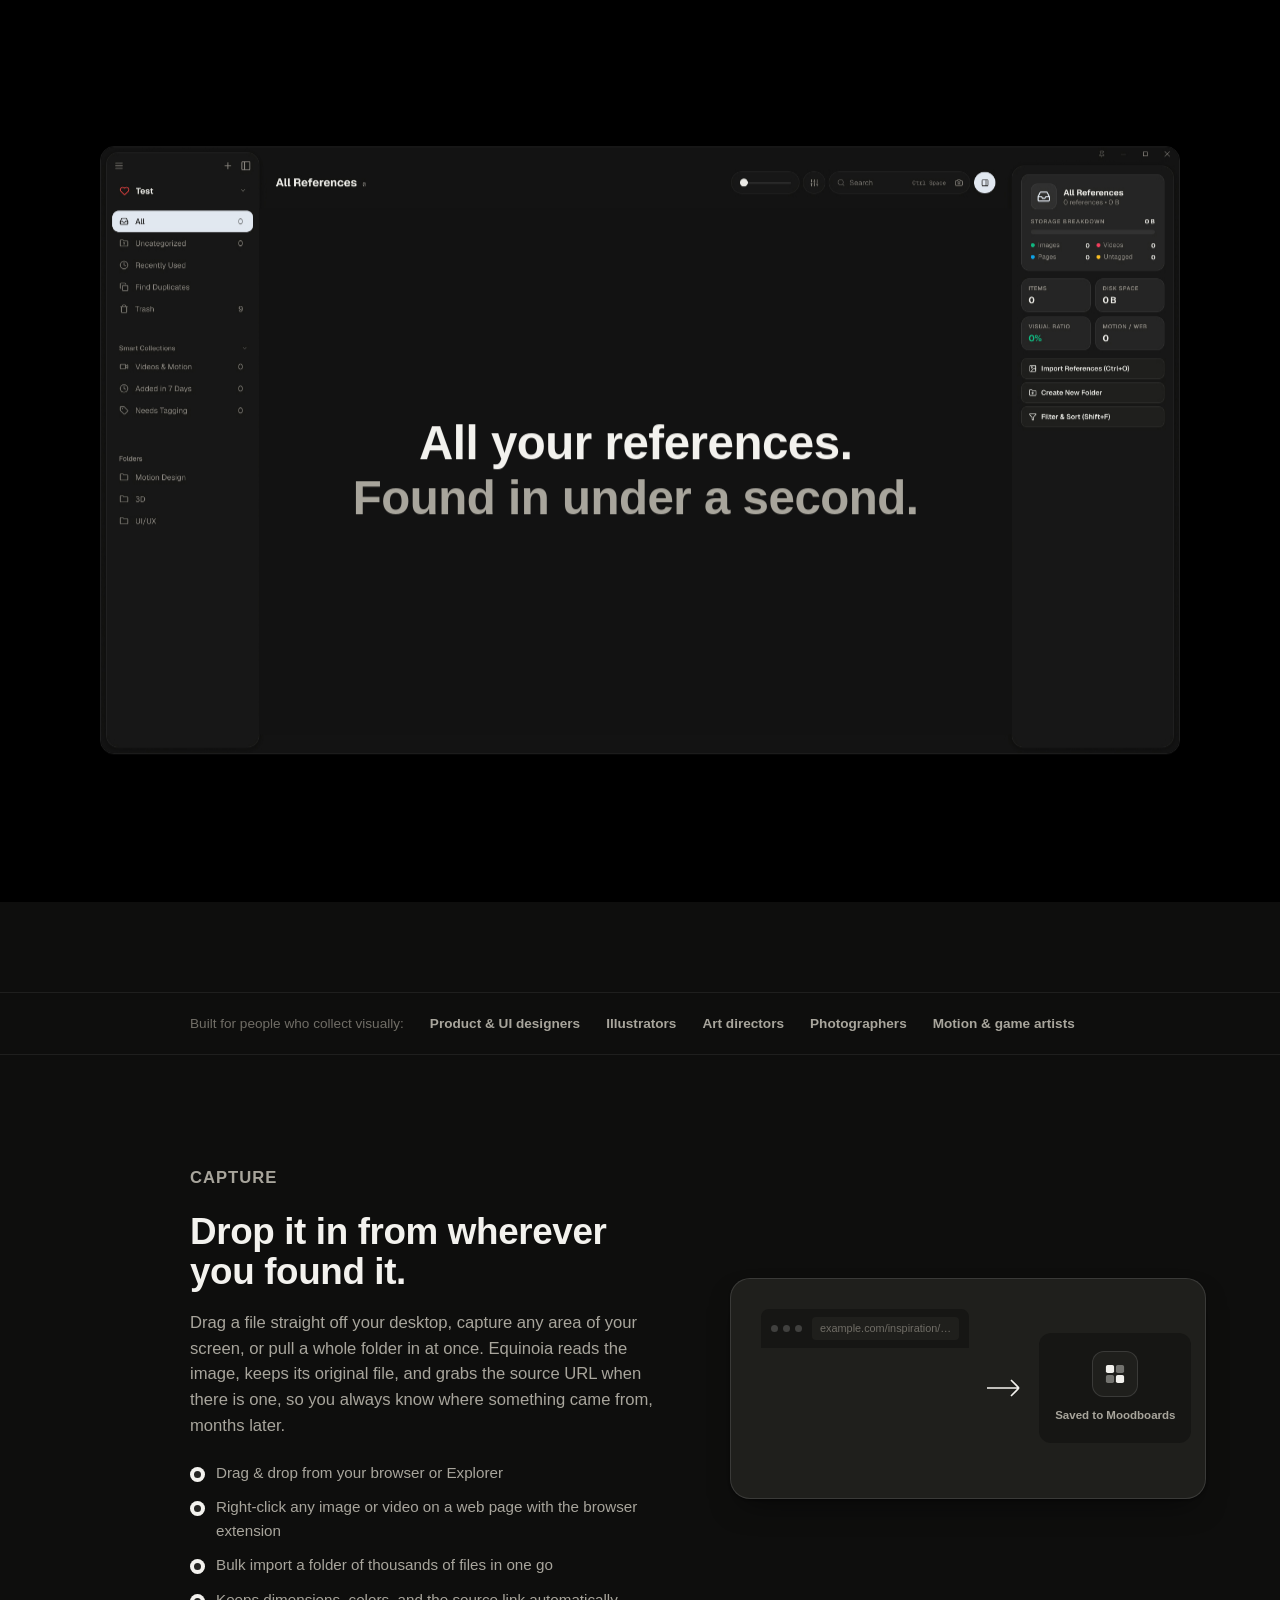
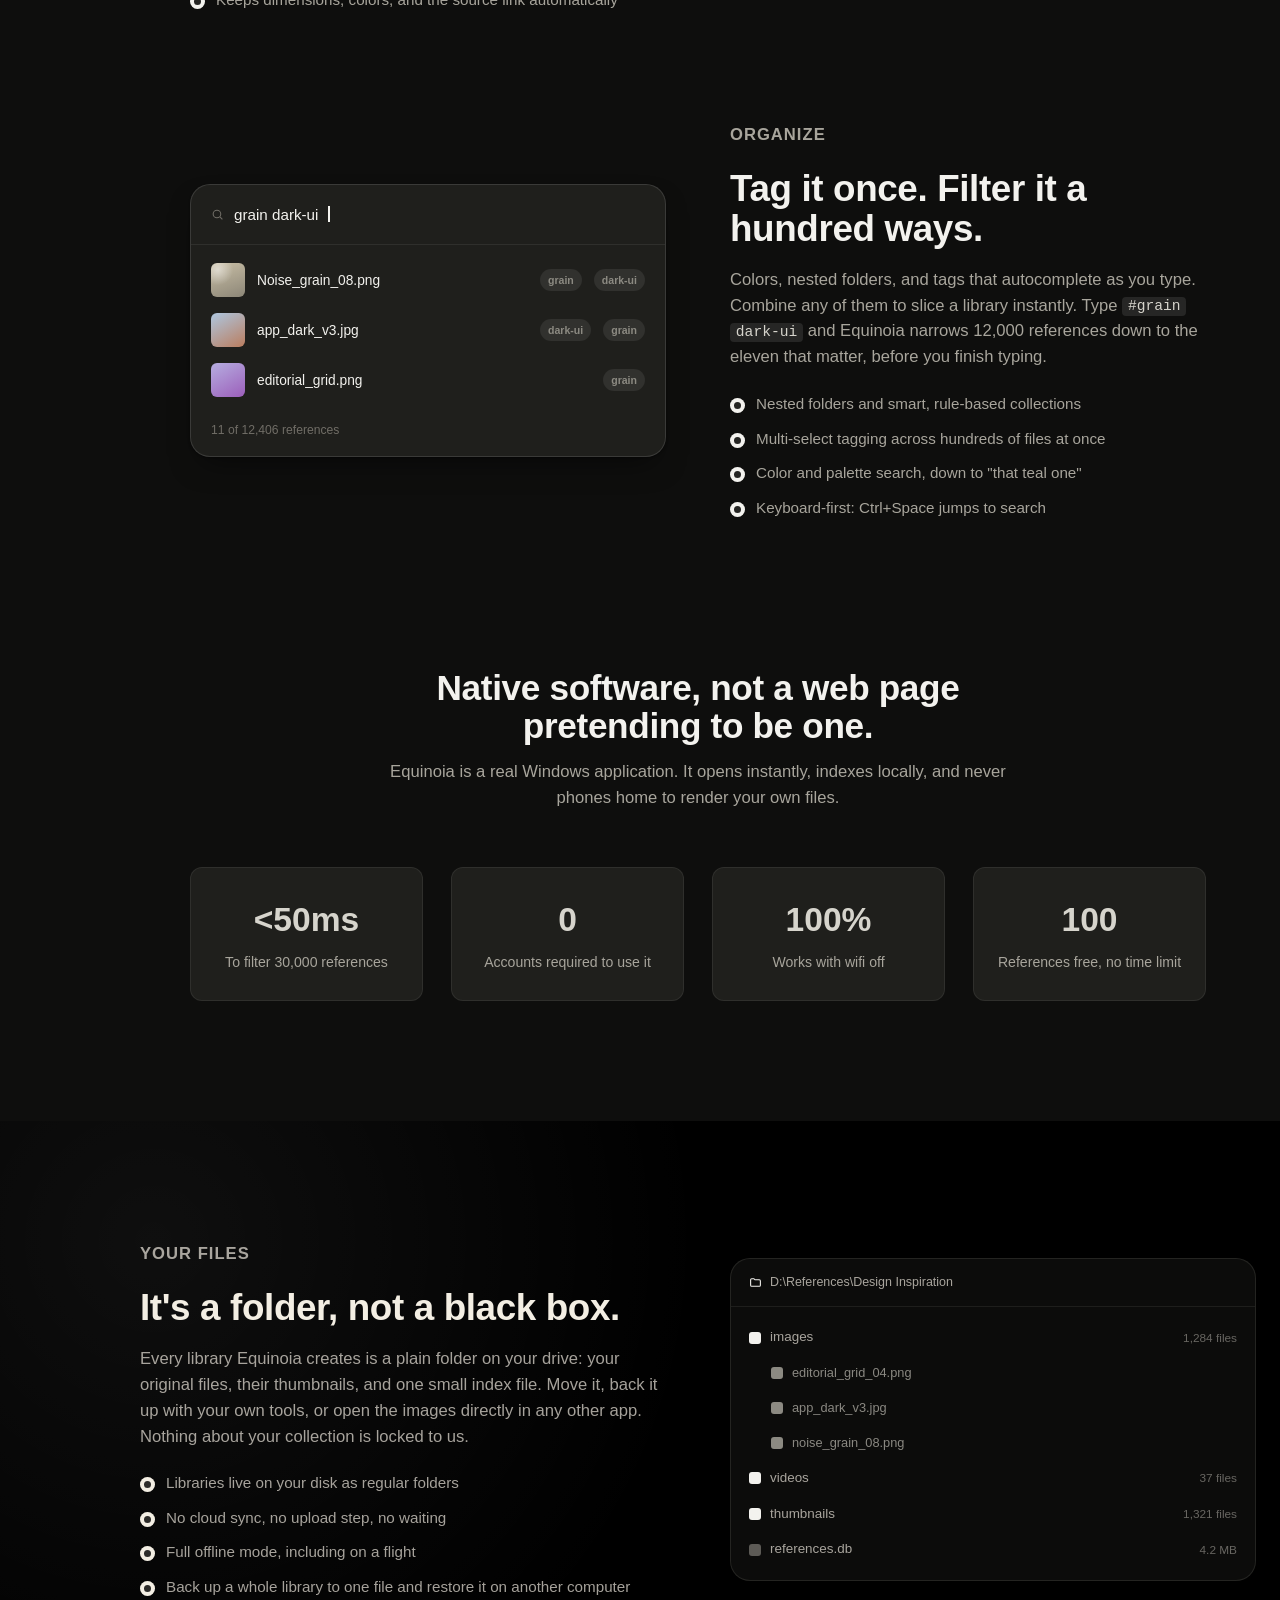
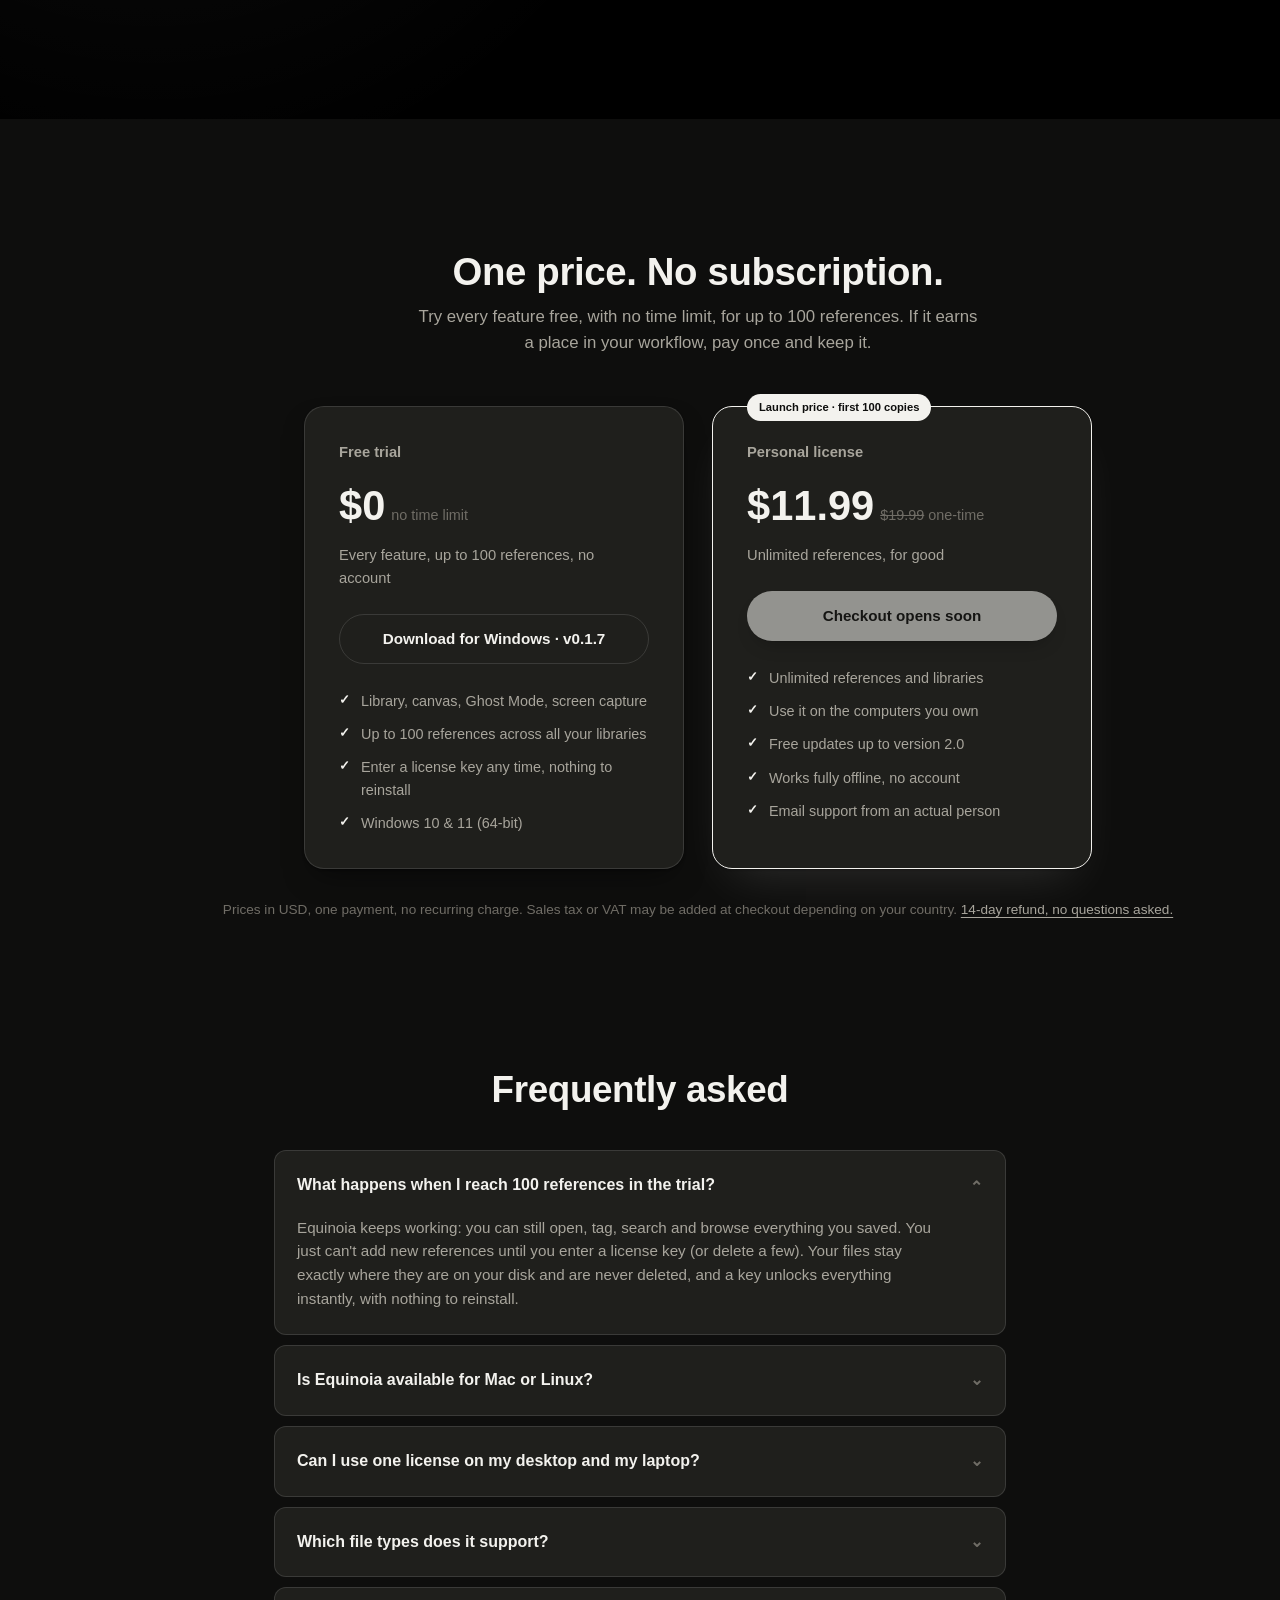
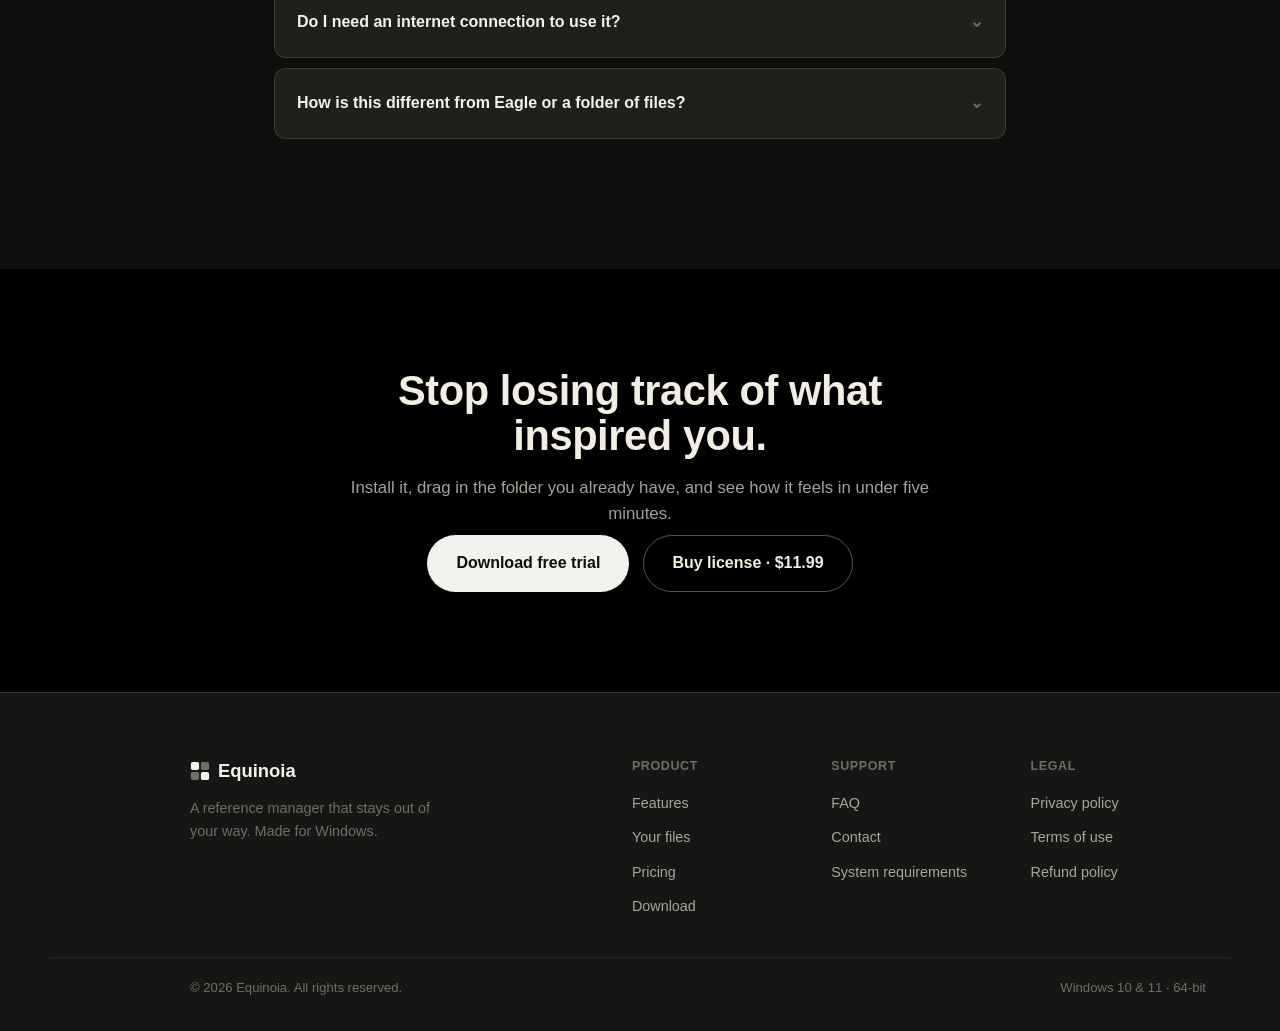
<file: index.html>
<!DOCTYPE html>
<html lang="en">
<head>
<meta charset="UTF-8">
<meta name="viewport" content="width=device-width, initial-scale=1.0">
<title>Equinoia: a reference manager that stays out of your way</title>
<meta name="description" content="Equinoia is a fast, local-first reference manager for Windows. Drag in images and inspiration from anywhere, tag them, and find any one of them in under a second. Free trial with every feature for up to 100 references, then a one-time $19.99 license (launch price $11.99 for the first 100 copies).">

<link rel="icon" href="assets/favicon.svg" type="image/svg+xml">
<link rel="stylesheet" href="css/styles.css">
</head>
<body>

<script>
  if (sessionStorage.getItem('eq-intro-seen') || matchMedia('(prefers-reduced-motion: reduce)').matches) {
    document.documentElement.classList.add('no-intro');
  } else {
    sessionStorage.setItem('eq-intro-seen', '1');
  }
</script>

<div id="intro" aria-hidden="true">
  <canvas class="intro-hands" id="intro-hands"></canvas>
  <div class="intro-stage">
    <div class="intro-impact"></div>
  </div>
  <div class="intro-app">
    <img src="assets/intro-app.jpg" alt="" loading="lazy" width="1920" height="1080">
    <p class="intro-app-phrase">All your references.<br><span>Found in under a second.</span></p>
  </div>
</div>

<a class="skip-link" href="#main">Skip to content</a>

<header class="nav" id="nav">
  <div class="nav-inner">
    <a href="#" class="logo">
      <span class="logo-mark" aria-hidden="true">
        <svg width="22" height="22" viewBox="0 0 22 22" fill="none">
          <rect x="1" y="1" width="9" height="9" rx="2" fill="currentColor"/>
          <rect x="12" y="1" width="9" height="9" rx="2" fill="currentColor" opacity="0.35"/>
          <rect x="1" y="12" width="9" height="9" rx="2" fill="currentColor" opacity="0.35"/>
          <rect x="12" y="12" width="9" height="9" rx="2" fill="currentColor"/>
        </svg>
      </span>
      Equinoia
    </a>

    <div class="nav-actions">
      <a href="#pricing" class="btn btn-ghost">Buy · $11.99</a>
      <a href="#download" class="btn btn-primary btn-small">Download free trial</a>
    </div>

    <button class="nav-toggle" id="navToggle" aria-expanded="false" aria-controls="mobileMenu" aria-label="Menu">
      <span></span><span></span><span></span>
    </button>
  </div>

  <div class="mobile-menu" id="mobileMenu">
    <a href="#features">Features</a>
    <a href="#privacy">Your files</a>
    <a href="#pricing">Pricing</a>
    <a href="#faq">FAQ</a>
    <a href="#download" class="btn btn-primary" style="margin-top:8px;">Download free trial</a>
  </div>
</header>

<nav class="side-switcher" id="sideSwitcher" aria-label="Section navigation">
  <ul class="side-switcher-track" id="sideSwitcherTrack">
    <li data-target="hero"><a href="#hero">Home</a></li>
    <li data-target="features"><a href="#features">Features</a></li>
    <li data-target="privacy"><a href="#privacy">Your files</a></li>
    <li data-target="pricing"><a href="#pricing">Pricing</a></li>
    <li data-target="faq"><a href="#faq">FAQ</a></li>
  </ul>
</nav>

<main id="main">

  <!-- HERO -->
  <section class="hero" id="hero">
    <canvas id="hero-sphere" class="hero-sphere" aria-hidden="true"></canvas>
    <div class="hero-content reveal">
      <h1>Next level creativity comes true.</h1>
      <p class="hero-sub">Drag in images and screenshots from anywhere, tag them as you go, and find any one in under a second.</p>
    </div>
  </section>

  <!-- LOGOS / TRUST STRIP -->
  <section class="strip">
    <div class="strip-inner">
      <span>Built for people who collect visually:</span>
      <span class="strip-item">Product &amp; UI designers</span>
      <span class="strip-item">Illustrators</span>
      <span class="strip-item">Art directors</span>
      <span class="strip-item">Photographers</span>
      <span class="strip-item">Motion &amp; game artists</span>
    </div>
  </section>

  <!-- FEATURE 1 -->
  <section class="feature-row" id="features">
    <div class="feature-copy reveal">
      <p class="kicker">Capture</p>
      <h2>Drop it in from wherever you found it.</h2>
      <p>Drag a file straight off your desktop, capture any area of your screen, or pull a whole folder in at once. Equinoia reads the image, keeps its original file, and grabs the source URL when there is one, so you always know where something came from, months later.</p>
      <ul class="check-list">
        <li>Drag &amp; drop from your browser or Explorer</li>
        <li>Right-click any image or video on a web page with the browser extension</li>
        <li>Bulk import a folder of thousands of files in one go</li>
        <li>Keeps dimensions, colors, and the source link automatically</li>
      </ul>
    </div>
    <div class="feature-visual reveal">
      <div class="import-card">
        <div class="import-source">
          <div class="browser-chrome">
            <div class="browser-dots"><span></span><span></span><span></span></div>
            <div class="browser-url">example.com/inspiration/…</div>
          </div>
          <div class="browser-thumb" style="--h:24;--h2:200;"></div>
        </div>
        <div class="import-arrow">
          <svg width="34" height="18" viewBox="0 0 34 18" fill="none"><path d="M0 9H32M32 9L24 1M32 9L24 17" stroke="currentColor" stroke-width="1.6"/></svg>
        </div>
        <div class="import-target">
          <div class="target-icon">
            <svg width="20" height="20" viewBox="0 0 22 22" fill="none">
              <rect x="1" y="1" width="9" height="9" rx="2" fill="currentColor"/>
              <rect x="12" y="1" width="9" height="9" rx="2" fill="currentColor" opacity="0.4"/>
              <rect x="1" y="12" width="9" height="9" rx="2" fill="currentColor" opacity="0.4"/>
              <rect x="12" y="12" width="9" height="9" rx="2" fill="currentColor"/>
            </svg>
          </div>
          <span>Saved to Moodboards</span>
        </div>
      </div>
    </div>
  </section>

  <!-- FEATURE 2 -->
  <section class="feature-row reverse">
    <div class="feature-copy reveal">
      <p class="kicker">Organize</p>
      <h2>Tag it once. Filter it a hundred ways.</h2>
      <p>Colors, nested folders, and tags that autocomplete as you type. Combine any of them to slice a library instantly. Type <code>#grain</code> <code>dark-ui</code> and Equinoia narrows 12,000 references down to the eleven that matter, before you finish typing.</p>
      <ul class="check-list">
        <li>Nested folders and smart, rule-based collections</li>
        <li>Multi-select tagging across hundreds of files at once</li>
        <li>Color and palette search, down to "that teal one"</li>
        <li>Keyboard-first: Ctrl+Space jumps to search</li>
      </ul>
    </div>
    <div class="feature-visual reveal">
      <div class="palette-mock">
        <div class="palette-input">
          <svg width="13" height="13" viewBox="0 0 24 24" fill="none" stroke="currentColor" stroke-width="2"><circle cx="11" cy="11" r="7"/><line x1="21" y1="21" x2="16.6" y2="16.6"/></svg>
          <span>grain dark-ui</span>
          <span class="cursor"></span>
        </div>
        <div class="palette-results">
          <div class="palette-row">
            <span class="tile t-texture" style="width:34px;height:34px;border-radius:6px;flex:none;"></span>
            <span class="pr-name">Noise_grain_08.png</span>
            <span class="pr-tag">grain</span><span class="pr-tag">dark-ui</span>
          </div>
          <div class="palette-row">
            <span class="tile t-shot" style="--h:210;--h2:20;width:34px;height:34px;border-radius:6px;flex:none;"></span>
            <span class="pr-name">app_dark_v3.jpg</span>
            <span class="pr-tag">dark-ui</span><span class="pr-tag">grain</span>
          </div>
          <div class="palette-row">
            <span class="tile t-shot" style="--h:250;--h2:280;width:34px;height:34px;border-radius:6px;flex:none;"></span>
            <span class="pr-name">editorial_grid.png</span>
            <span class="pr-tag">grain</span>
          </div>
          <div class="palette-count">11 of 12,406 references</div>
        </div>
      </div>
    </div>
  </section>

  <!-- STATS -->
  <section class="stats">
    <div class="stats-head reveal">
      <h2>Native software, not a web page pretending to be one.</h2>
      <p>Equinoia is a real Windows application. It opens instantly, indexes locally, and never phones home to render your own files.</p>
    </div>
    <div class="stats-grid">
      <div class="stat reveal">
        <span class="stat-num">&lt;50ms</span>
        <span class="stat-label">To filter 30,000 references</span>
      </div>
      <div class="stat reveal">
        <span class="stat-num">0</span>
        <span class="stat-label">Accounts required to use it</span>
      </div>
      <div class="stat reveal">
        <span class="stat-num">100%</span>
        <span class="stat-label">Works with wifi off</span>
      </div>
      <div class="stat reveal">
        <span class="stat-num">100</span>
        <span class="stat-label">References free, no time limit</span>
      </div>
    </div>
  </section>

  <!-- PRIVACY / DARK -->
  <section class="privacy" id="privacy">
    <div class="privacy-inner">
      <div class="privacy-copy reveal">
        <p class="kicker kicker-light">Your files</p>
        <h2>It's a folder, not a black box.</h2>
        <p>Every library Equinoia creates is a plain folder on your drive: your original files, their thumbnails, and one small index file. Move it, back it up with your own tools, or open the images directly in any other app. Nothing about your collection is locked to us.</p>
        <ul class="check-list check-list-light">
          <li>Libraries live on your disk as regular folders</li>
          <li>No cloud sync, no upload step, no waiting</li>
          <li>Full offline mode, including on a flight</li>
          <li>Back up a whole library to one file and restore it on another computer</li>
        </ul>
      </div>
      <div class="filetree reveal">
        <div class="filetree-header">
          <svg width="13" height="13" viewBox="0 0 24 24" fill="none" stroke="currentColor" stroke-width="2"><path d="M3 7a2 2 0 0 1 2-2h4l2 2h8a2 2 0 0 1 2 2v8a2 2 0 0 1-2 2H5a2 2 0 0 1-2-2V7Z"/></svg>
          D:\References\Design Inspiration
        </div>
        <ul class="filetree-list">
          <li><span class="ft-icon ft-folder"></span> images <span class="ft-meta">1,284 files</span></li>
          <li class="ft-nested"><span class="ft-icon ft-img"></span> editorial_grid_04.png</li>
          <li class="ft-nested"><span class="ft-icon ft-img"></span> app_dark_v3.jpg</li>
          <li class="ft-nested"><span class="ft-icon ft-img"></span> noise_grain_08.png</li>
          <li><span class="ft-icon ft-folder"></span> videos <span class="ft-meta">37 files</span></li>
          <li><span class="ft-icon ft-folder"></span> thumbnails <span class="ft-meta">1,321 files</span></li>
          <li><span class="ft-icon ft-db"></span> references.db <span class="ft-meta">4.2 MB</span></li>
        </ul>
      </div>
    </div>
  </section>

  <!-- PRICING -->
  <section class="pricing" id="pricing">
    <div class="pricing-head reveal">
      <h2>One price. No subscription.</h2>
      <p>Try every feature free, with no time limit, for up to 100 references. If it earns a place in your workflow, pay once and keep it.</p>
    </div>
    <div class="pricing-grid">
      <div class="price-card reveal" id="download">
        <p class="price-name">Free trial</p>
        <p class="price-amount">$0<span class="price-period">no time limit</span></p>
        <p class="price-sub">Every feature, up to 100 references, no account</p>
        <a href="https://github.com/mentanole/equinoia.com/releases/latest" class="btn btn-outline btn-full" data-download data-download-label="Download for Windows">Download for Windows</a>
        <ul class="price-features">
          <li>Library, canvas, Ghost Mode, screen capture</li>
          <li>Up to 100 references across all your libraries</li>
          <li>Enter a license key any time, nothing to reinstall</li>
          <li>Windows 10 &amp; 11 (64-bit)</li>
        </ul>
      </div>
      <div class="price-card price-card-highlight reveal">
        <p class="price-ribbon">Launch price · first 100 copies</p>
        <p class="price-name">Personal license</p>
        <p class="price-amount">$11.99<span class="price-period"><s>$19.99</s> one-time</span></p>
        <p class="price-sub">Unlimited references, for good</p>
        <a href="#pricing" class="btn btn-primary btn-full" id="buyLicense" aria-disabled="true">Checkout opens soon</a>
        <ul class="price-features">
          <li>Unlimited references and libraries</li>
          <li>Use it on the computers you own</li>
          <li>Free updates up to version 2.0</li>
          <li>Works fully offline, no account</li>
          <li>Email support from an actual person</li>
        </ul>
      </div>
    </div>
    <p class="pricing-footnote">Prices in USD, one payment, no recurring charge. Sales tax or VAT may be added at checkout depending on your country. <a href="refund.html">14-day refund, no questions asked.</a></p>
  </section>

  <!-- FAQ -->
  <section class="faq" id="faq">
    <div class="faq-head reveal">
      <h2>Frequently asked</h2>
    </div>
    <div class="faq-list reveal">
      <details class="faq-item" open>
        <summary>What happens when I reach 100 references in the trial?<span class="chevron">⌄</span></summary>
        <div class="faq-body">Equinoia keeps working: you can still open, tag, search and browse everything you saved. You just can't add new references until you enter a license key (or delete a few). Your files stay exactly where they are on your disk and are never deleted, and a key unlocks everything instantly, with nothing to reinstall.</div>
      </details>
      <details class="faq-item">
        <summary>Is Equinoia available for Mac or Linux?<span class="chevron">⌄</span></summary>
        <div class="faq-body">Not yet. Equinoia is Windows-only for now (10 and 11, 64-bit). A Mac version is on the roadmap, but there's no date to promise. We'd rather ship it right than ship it early.</div>
      </details>
      <details class="faq-item">
        <summary>Can I use one license on my desktop and my laptop?<span class="chevron">⌄</span></summary>
        <div class="faq-body">Yes. A personal license covers the computers you own or use yourself. The key is checked offline, so there's nothing to activate or deactivate when you replace a machine. Please don't share it with other people.</div>
      </details>
      <details class="faq-item">
        <summary>Which file types does it support?<span class="chevron">⌄</span></summary>
        <div class="faq-body">Images (JPG, PNG, WebP, GIF) and video (MP4, WebM). Videos play inside the app, and you can trim them, grab frames, and build action strips. You can also save links to web pages as bookmarks.</div>
      </details>
      <details class="faq-item">
        <summary>Do I need an internet connection to use it?<span class="chevron">⌄</span></summary>
        <div class="faq-body">No. Equinoia runs entirely offline once installed, including license activation. The internet is only used to check for updates (you can turn that off) and to download things you save from the web.</div>
      </details>
      <details class="faq-item">
        <summary>How is this different from Eagle or a folder of files?<span class="chevron">⌄</span></summary>
        <div class="faq-body">Equinoia is built on the same idea: a fast local library instead of the cloud. On top of that it adds what artists working next to their tools need: an infinite canvas for moodboards, Ghost Mode to float references over Photoshop or Blender, screen and video capture, smart collections, and palette search.</div>
      </details>
    </div>
  </section>

  <!-- FINAL CTA -->
  <section class="cta-band">
    <div class="cta-inner reveal">
      <h2>Stop losing track of what inspired you.</h2>
      <p>Install it, drag in the folder you already have, and see how it feels in under five minutes.</p>
      <div class="hero-actions" style="justify-content:center;">
        <a href="#download" class="btn btn-primary btn-lg">Download free trial</a>
        <a href="#pricing" class="btn btn-outline-light btn-lg">Buy license · $11.99</a>
      </div>
    </div>
  </section>

</main>

<footer class="footer">
  <div class="footer-inner">
    <div class="footer-brand">
      <a href="#" class="logo">
        <span class="logo-mark" aria-hidden="true">
          <svg width="20" height="20" viewBox="0 0 22 22" fill="none">
            <rect x="1" y="1" width="9" height="9" rx="2" fill="currentColor"/>
            <rect x="12" y="1" width="9" height="9" rx="2" fill="currentColor" opacity="0.4"/>
            <rect x="1" y="12" width="9" height="9" rx="2" fill="currentColor" opacity="0.4"/>
            <rect x="12" y="12" width="9" height="9" rx="2" fill="currentColor"/>
          </svg>
        </span>
        Equinoia
      </a>
      <p>A reference manager that stays out of your way. Made for Windows.</p>
    </div>
    <div class="footer-cols">
      <div class="footer-col">
        <p class="footer-heading">Product</p>
        <a href="#features">Features</a>
        <a href="#privacy">Your files</a>
        <a href="#pricing">Pricing</a>
        <a href="https://github.com/mentanole/equinoia.com/releases/latest" data-download>Download</a>
      </div>
      <div class="footer-col">
        <p class="footer-heading">Support</p>
        <a href="#faq">FAQ</a>
        <a href="mailto:mentanole@outlook.com">Contact</a>
        <a href="#faq">System requirements</a>
      </div>
      <div class="footer-col">
        <p class="footer-heading">Legal</p>
        <a href="privacy.html">Privacy policy</a>
        <a href="terms.html">Terms of use</a>
        <a href="refund.html">Refund policy</a>
      </div>
    </div>
  </div>
  <div class="footer-bottom">
    <span>© <span id="year"></span> Equinoia. All rights reserved.</span>
    <span>Windows 10 &amp; 11 · 64-bit</span>
  </div>
</footer>

<script src="js/main.js"></script>
</body>
</html>
</file>
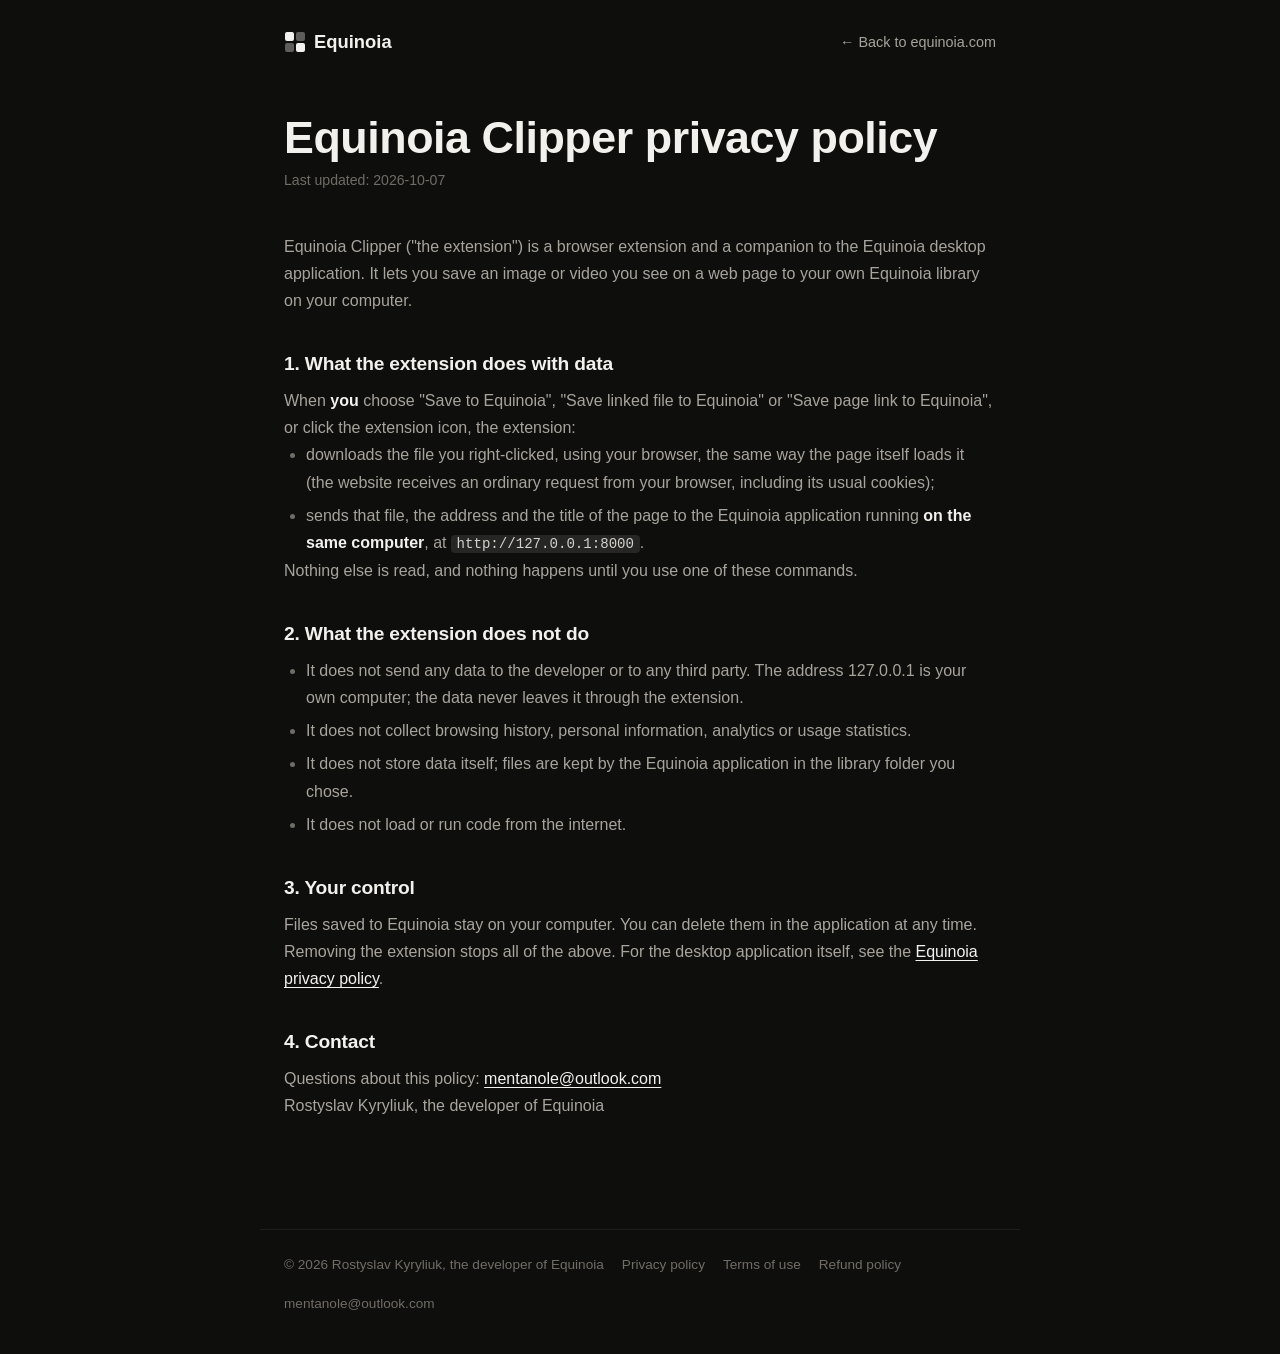
<file: privacy-clipper.html>
<!DOCTYPE html>
<html lang="en">
<head>
<meta charset="UTF-8">
<meta name="viewport" content="width=device-width, initial-scale=1.0">
<title>Equinoia Clipper privacy policy · Equinoia</title>
<meta name="description" content="Privacy policy of the Equinoia Clipper browser extension: files go only to the Equinoia app on your own computer.">
<link rel="icon" href="assets/favicon.svg" type="image/svg+xml">
<link rel="preconnect" href="https://fonts.googleapis.com">
<link rel="preconnect" href="https://fonts.gstatic.com" crossorigin>
<link href="https://fonts.googleapis.com/css2?family=Fraunces:opsz,wght@9..144,500;9..144,600&display=swap" rel="stylesheet">
<link rel="stylesheet" href="css/styles.css">
</head>
<body>

<header class="legal-top">
  <a href="index.html" class="logo">
      <span class="logo-mark" aria-hidden="true">
        <svg width="22" height="22" viewBox="0 0 22 22" fill="none">
          <rect x="1" y="1" width="9" height="9" rx="2" fill="currentColor"/>
          <rect x="12" y="1" width="9" height="9" rx="2" fill="currentColor" opacity="0.35"/>
          <rect x="1" y="12" width="9" height="9" rx="2" fill="currentColor" opacity="0.35"/>
          <rect x="12" y="12" width="9" height="9" rx="2" fill="currentColor"/>
        </svg>
      </span>
      Equinoia
    </a>
  <a href="index.html" class="back">← Back to equinoia.com</a>
</header>

<main class="legal" id="main">
  <h1>Equinoia Clipper privacy policy</h1>
  <p class="legal-updated">Last updated: 2026-10-07</p>
  <p>Equinoia Clipper (&quot;the extension&quot;) is a browser extension and a companion to the Equinoia desktop application. It lets you save an image or video you see on a web page to your own Equinoia library on your computer.</p>
  <h2>1. What the extension does with data</h2>
  <p>When <strong>you</strong> choose &quot;Save to Equinoia&quot;, &quot;Save linked file to Equinoia&quot; or &quot;Save page link to Equinoia&quot;, or click the extension icon, the extension:</p>
  <ul>
    <li>downloads the file you right-clicked, using your browser, the same way the page itself loads it (the website receives an ordinary request from your browser, including its usual cookies);</li>
    <li>sends that file, the address and the title of the page to the Equinoia application running <strong>on the same computer</strong>, at <code>http://127.0.0.1:8000</code>.</li>
  </ul>
  <p>Nothing else is read, and nothing happens until you use one of these commands.</p>
  <h2>2. What the extension does not do</h2>
  <ul>
    <li>It does not send any data to the developer or to any third party. The address 127.0.0.1 is your own computer; the data never leaves it through the extension.</li>
    <li>It does not collect browsing history, personal information, analytics or usage statistics.</li>
    <li>It does not store data itself; files are kept by the Equinoia application in the library folder you chose.</li>
    <li>It does not load or run code from the internet.</li>
  </ul>
  <h2>3. Your control</h2>
  <p>Files saved to Equinoia stay on your computer. You can delete them in the application at any time. Removing the extension stops all of the above. For the desktop application itself, see the <a href="privacy.html">Equinoia privacy policy</a>.</p>
  <h2>4. Contact</h2>
  <p>Questions about this policy: <a href="mailto:mentanole@outlook.com">mentanole@outlook.com</a><br>Rostyslav Kyryliuk, the developer of Equinoia</p>
</main>

<footer class="legal-foot">
  <span>© 2026 Rostyslav Kyryliuk, the developer of Equinoia</span>
  <a href="privacy.html">Privacy policy</a>
  <a href="terms.html">Terms of use</a>
  <a href="refund.html">Refund policy</a>
  <a href="mailto:mentanole@outlook.com">mentanole@outlook.com</a>
</footer>

</body>
</html>
</file>
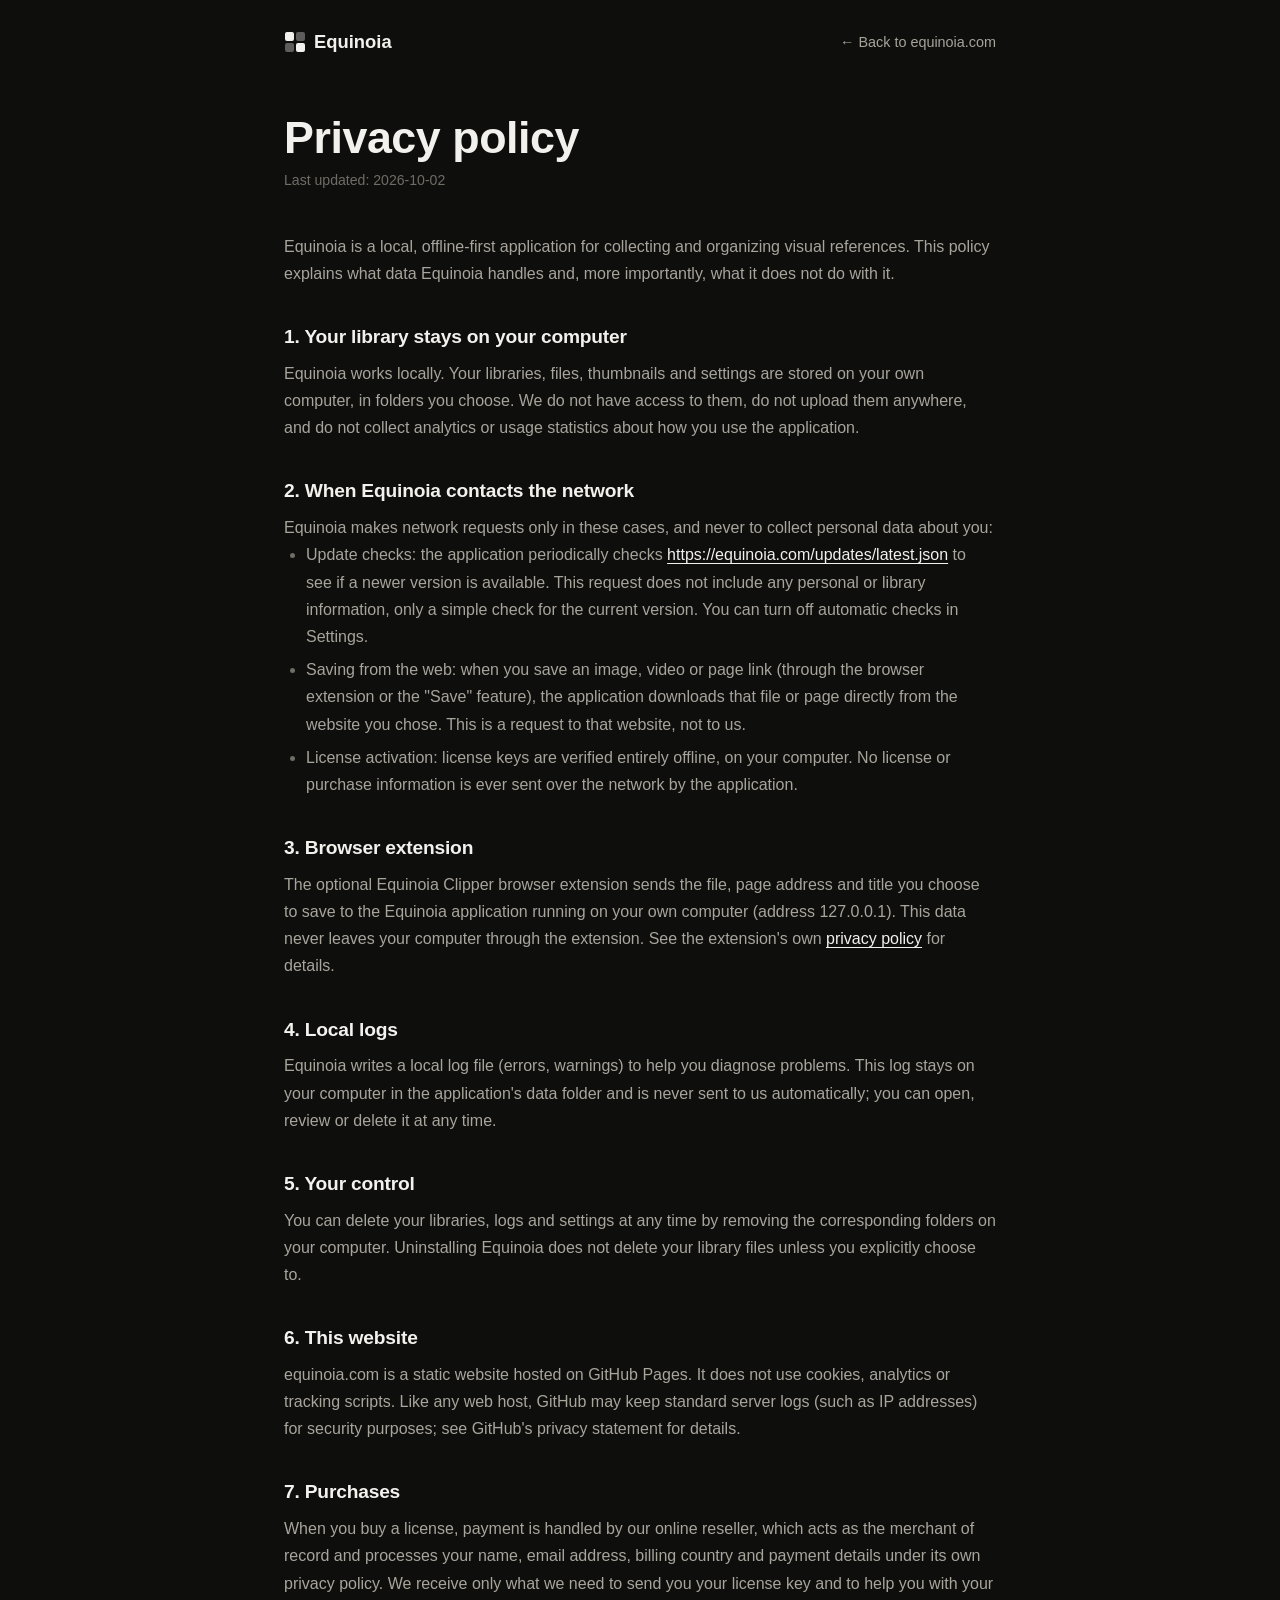
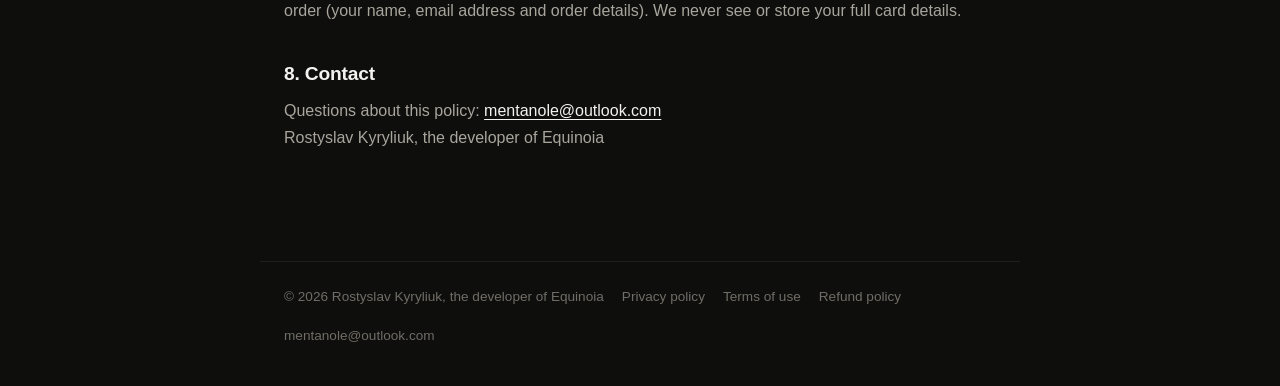
<file: privacy.html>
<!DOCTYPE html>
<html lang="en">
<head>
<meta charset="UTF-8">
<meta name="viewport" content="width=device-width, initial-scale=1.0">
<title>Privacy policy · Equinoia</title>
<meta name="description" content="How Equinoia handles your data: your library stays on your computer.">
<link rel="icon" href="assets/favicon.svg" type="image/svg+xml">
<link rel="preconnect" href="https://fonts.googleapis.com">
<link rel="preconnect" href="https://fonts.gstatic.com" crossorigin>
<link href="https://fonts.googleapis.com/css2?family=Fraunces:opsz,wght@9..144,500;9..144,600&display=swap" rel="stylesheet">
<link rel="stylesheet" href="css/styles.css">
</head>
<body>

<header class="legal-top">
  <a href="index.html" class="logo">
      <span class="logo-mark" aria-hidden="true">
        <svg width="22" height="22" viewBox="0 0 22 22" fill="none">
          <rect x="1" y="1" width="9" height="9" rx="2" fill="currentColor"/>
          <rect x="12" y="1" width="9" height="9" rx="2" fill="currentColor" opacity="0.35"/>
          <rect x="1" y="12" width="9" height="9" rx="2" fill="currentColor" opacity="0.35"/>
          <rect x="12" y="12" width="9" height="9" rx="2" fill="currentColor"/>
        </svg>
      </span>
      Equinoia
    </a>
  <a href="index.html" class="back">← Back to equinoia.com</a>
</header>

<main class="legal" id="main">
  <h1>Privacy policy</h1>
  <p class="legal-updated">Last updated: 2026-10-02</p>
  <p>Equinoia is a local, offline-first application for collecting and organizing visual references. This policy explains what data Equinoia handles and, more importantly, what it does not do with it.</p>
  <h2>1. Your library stays on your computer</h2>
  <p>Equinoia works locally. Your libraries, files, thumbnails and settings are stored on your own computer, in folders you choose. We do not have access to them, do not upload them anywhere, and do not collect analytics or usage statistics about how you use the application.</p>
  <h2>2. When Equinoia contacts the network</h2>
  <p>Equinoia makes network requests only in these cases, and never to collect personal data about you:</p>
  <ul>
    <li>Update checks: the application periodically checks <a href="https://equinoia.com/updates/latest.json">https://equinoia.com/updates/latest.json</a> to see if a newer version is available. This request does not include any personal or library information, only a simple check for the current version. You can turn off automatic checks in Settings.</li>
    <li>Saving from the web: when you save an image, video or page link (through the browser extension or the &quot;Save&quot; feature), the application downloads that file or page directly from the website you chose. This is a request to that website, not to us.</li>
    <li>License activation: license keys are verified entirely offline, on your computer. No license or purchase information is ever sent over the network by the application.</li>
  </ul>
  <h2>3. Browser extension</h2>
  <p>The optional Equinoia Clipper browser extension sends the file, page address and title you choose to save to the Equinoia application running on your own computer (address 127.0.0.1). This data never leaves your computer through the extension. See the extension&#x27;s own <a href="privacy-clipper.html">privacy policy</a> for details.</p>
  <h2>4. Local logs</h2>
  <p>Equinoia writes a local log file (errors, warnings) to help you diagnose problems. This log stays on your computer in the application&#x27;s data folder and is never sent to us automatically; you can open, review or delete it at any time.</p>
  <h2>5. Your control</h2>
  <p>You can delete your libraries, logs and settings at any time by removing the corresponding folders on your computer. Uninstalling Equinoia does not delete your library files unless you explicitly choose to.</p>
  <h2>6. This website</h2>
  <p>equinoia.com is a static website hosted on GitHub Pages. It does not use cookies, analytics or tracking scripts. Like any web host, GitHub may keep standard server logs (such as IP addresses) for security purposes; see GitHub&#x27;s privacy statement for details.</p>
  <h2>7. Purchases</h2>
  <p>When you buy a license, payment is handled by our online reseller, which acts as the merchant of record and processes your name, email address, billing country and payment details under its own privacy policy. We receive only what we need to send you your license key and to help you with your order (your name, email address and order details). We never see or store your full card details.</p>
  <h2>8. Contact</h2>
  <p>Questions about this policy: <a href="mailto:mentanole@outlook.com">mentanole@outlook.com</a><br>Rostyslav Kyryliuk, the developer of Equinoia</p>
</main>

<footer class="legal-foot">
  <span>© 2026 Rostyslav Kyryliuk, the developer of Equinoia</span>
  <a href="privacy.html">Privacy policy</a>
  <a href="terms.html">Terms of use</a>
  <a href="refund.html">Refund policy</a>
  <a href="mailto:mentanole@outlook.com">mentanole@outlook.com</a>
</footer>

</body>
</html>
</file>
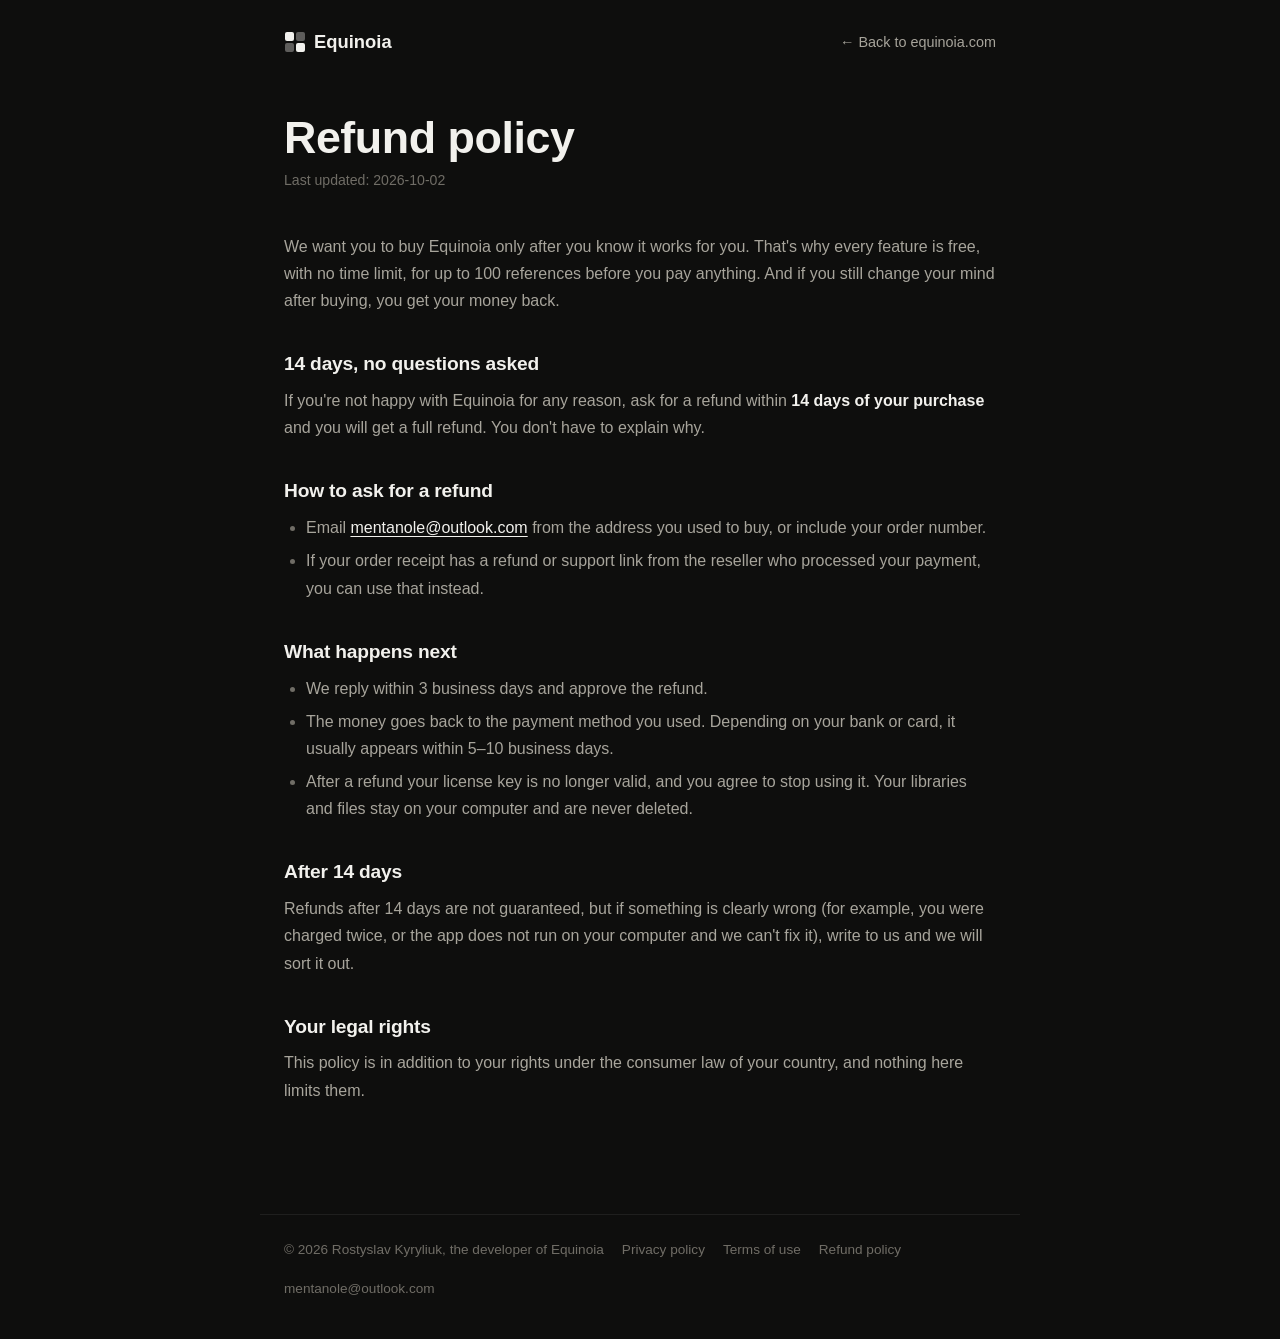
<file: refund.html>
<!DOCTYPE html>
<html lang="en">
<head>
<meta charset="UTF-8">
<meta name="viewport" content="width=device-width, initial-scale=1.0">
<title>Refund policy · Equinoia</title>
<meta name="description" content="Equinoia refund policy: 14 days, no questions asked.">
<link rel="icon" href="assets/favicon.svg" type="image/svg+xml">
<link rel="preconnect" href="https://fonts.googleapis.com">
<link rel="preconnect" href="https://fonts.gstatic.com" crossorigin>
<link href="https://fonts.googleapis.com/css2?family=Fraunces:opsz,wght@9..144,500;9..144,600&display=swap" rel="stylesheet">
<link rel="stylesheet" href="css/styles.css">
</head>
<body>

<header class="legal-top">
  <a href="index.html" class="logo">
      <span class="logo-mark" aria-hidden="true">
        <svg width="22" height="22" viewBox="0 0 22 22" fill="none">
          <rect x="1" y="1" width="9" height="9" rx="2" fill="currentColor"/>
          <rect x="12" y="1" width="9" height="9" rx="2" fill="currentColor" opacity="0.35"/>
          <rect x="1" y="12" width="9" height="9" rx="2" fill="currentColor" opacity="0.35"/>
          <rect x="12" y="12" width="9" height="9" rx="2" fill="currentColor"/>
        </svg>
      </span>
      Equinoia
    </a>
  <a href="index.html" class="back">← Back to equinoia.com</a>
</header>

<main class="legal" id="main">
  <h1>Refund policy</h1>
  <p class="legal-updated">Last updated: 2026-10-02</p>
  <p>We want you to buy Equinoia only after you know it works for you. That's why every feature is free, with no time limit, for up to 100 references before you pay anything. And if you still change your mind after buying, you get your money back.</p>

  <h2>14 days, no questions asked</h2>
  <p>If you're not happy with Equinoia for any reason, ask for a refund within <strong>14 days of your purchase</strong> and you will get a full refund. You don't have to explain why.</p>

  <h2>How to ask for a refund</h2>
  <ul>
    <li>Email <a href="mailto:mentanole@outlook.com">mentanole@outlook.com</a> from the address you used to buy, or include your order number.</li>
    <li>If your order receipt has a refund or support link from the reseller who processed your payment, you can use that instead.</li>
  </ul>

  <h2>What happens next</h2>
  <ul>
    <li>We reply within 3 business days and approve the refund.</li>
    <li>The money goes back to the payment method you used. Depending on your bank or card, it usually appears within 5–10 business days.</li>
    <li>After a refund your license key is no longer valid, and you agree to stop using it. Your libraries and files stay on your computer and are never deleted.</li>
  </ul>

  <h2>After 14 days</h2>
  <p>Refunds after 14 days are not guaranteed, but if something is clearly wrong (for example, you were charged twice, or the app does not run on your computer and we can't fix it), write to us and we will sort it out.</p>

  <h2>Your legal rights</h2>
  <p>This policy is in addition to your rights under the consumer law of your country, and nothing here limits them.</p>
</main>

<footer class="legal-foot">
  <span>© 2026 Rostyslav Kyryliuk, the developer of Equinoia</span>
  <a href="privacy.html">Privacy policy</a>
  <a href="terms.html">Terms of use</a>
  <a href="refund.html">Refund policy</a>
  <a href="mailto:mentanole@outlook.com">mentanole@outlook.com</a>
</footer>

</body>
</html>
</file>
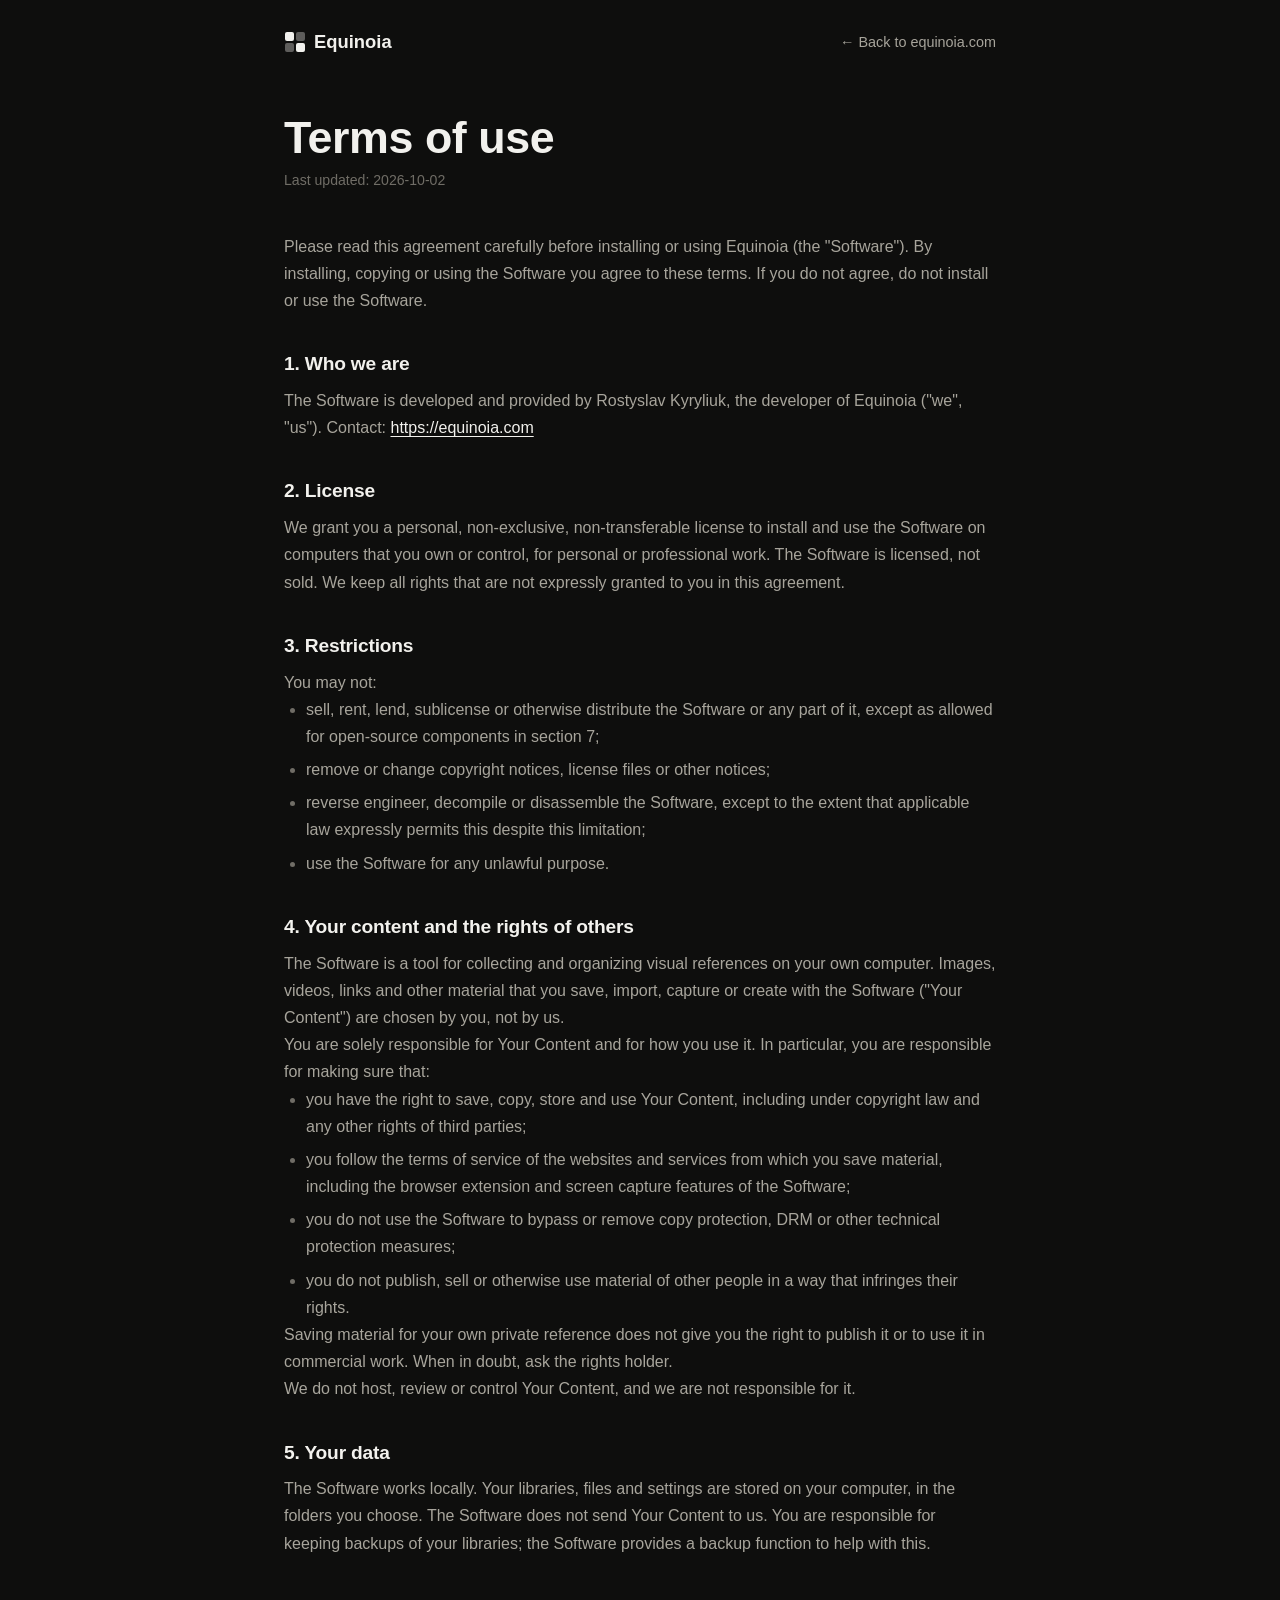
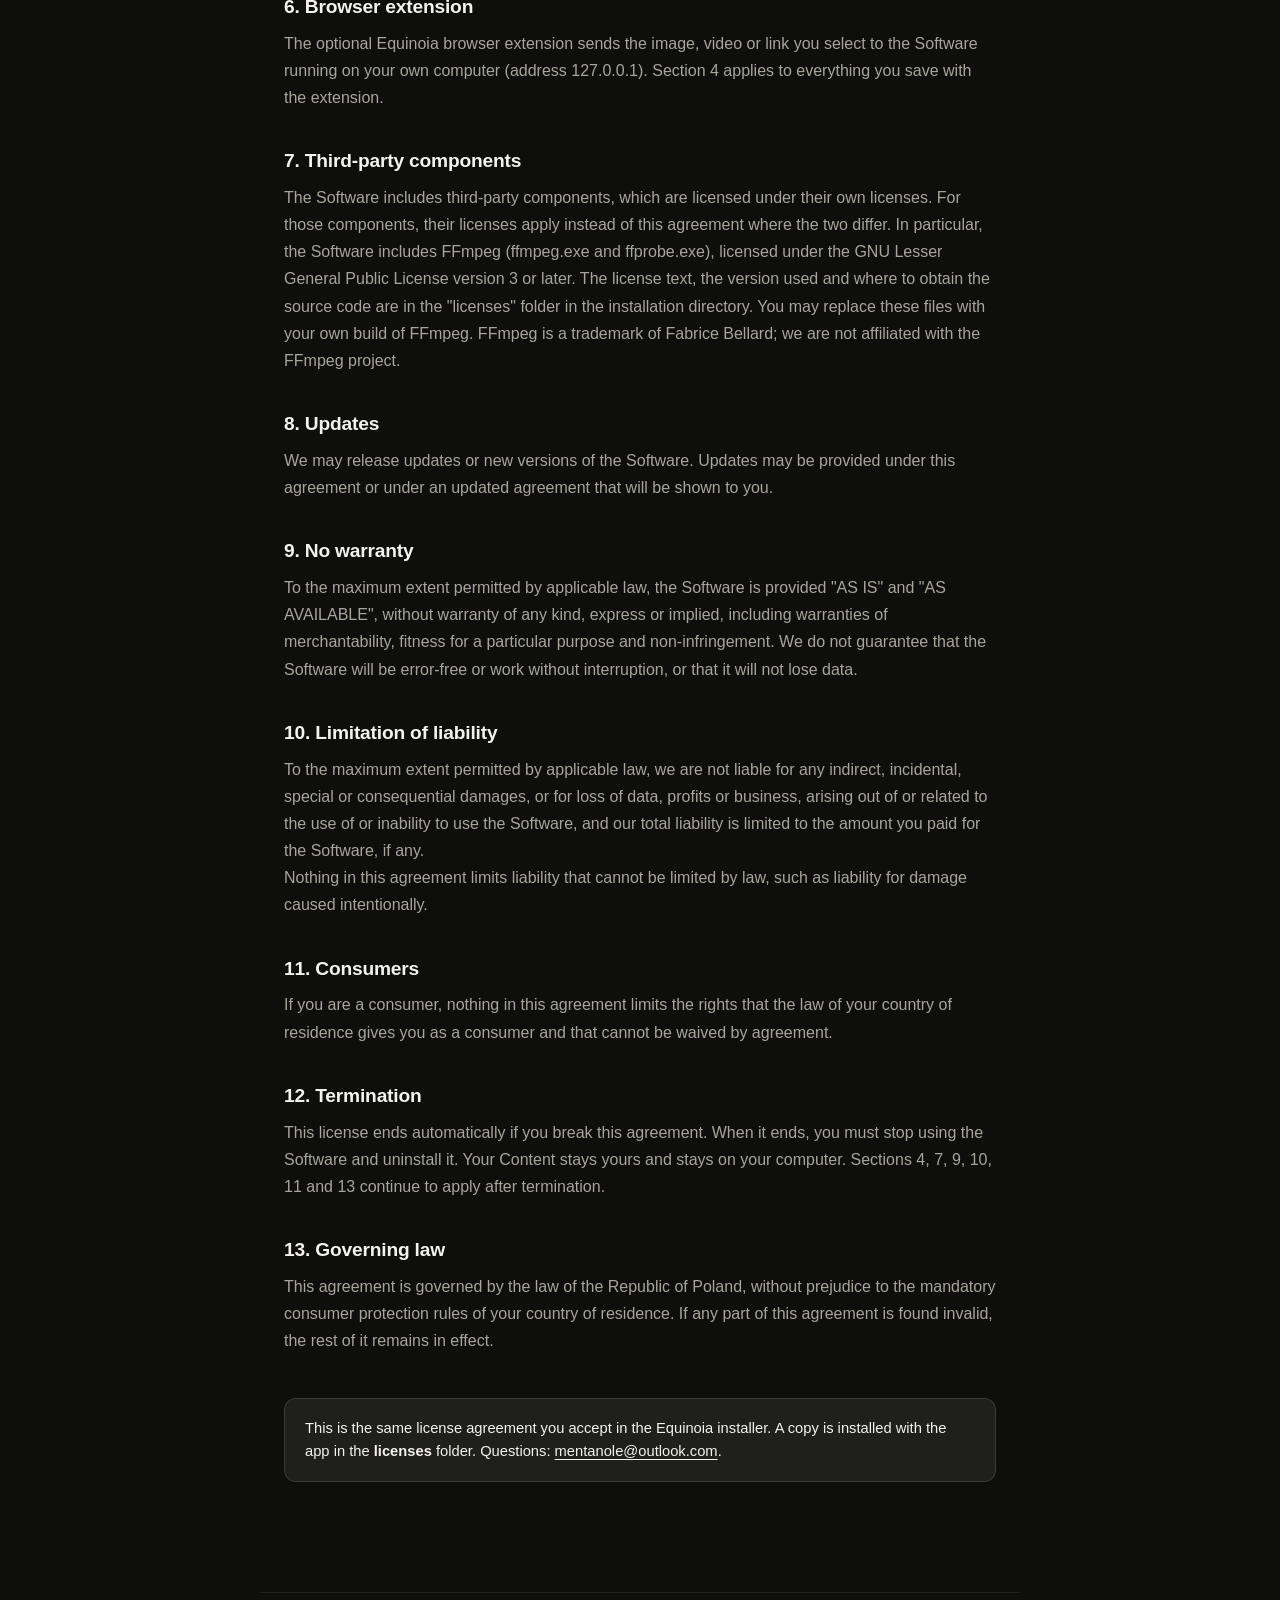
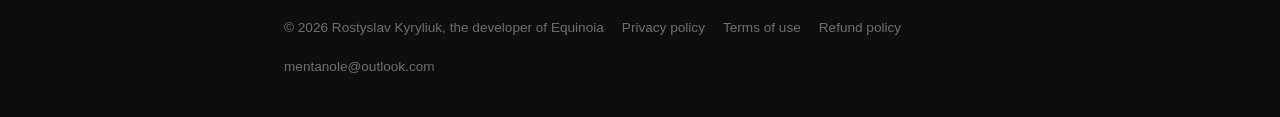
<file: terms.html>
<!DOCTYPE html>
<html lang="en">
<head>
<meta charset="UTF-8">
<meta name="viewport" content="width=device-width, initial-scale=1.0">
<title>Terms of use · Equinoia</title>
<meta name="description" content="The Equinoia end user license agreement.">
<link rel="icon" href="assets/favicon.svg" type="image/svg+xml">
<link rel="preconnect" href="https://fonts.googleapis.com">
<link rel="preconnect" href="https://fonts.gstatic.com" crossorigin>
<link href="https://fonts.googleapis.com/css2?family=Fraunces:opsz,wght@9..144,500;9..144,600&display=swap" rel="stylesheet">
<link rel="stylesheet" href="css/styles.css">
</head>
<body>

<header class="legal-top">
  <a href="index.html" class="logo">
      <span class="logo-mark" aria-hidden="true">
        <svg width="22" height="22" viewBox="0 0 22 22" fill="none">
          <rect x="1" y="1" width="9" height="9" rx="2" fill="currentColor"/>
          <rect x="12" y="1" width="9" height="9" rx="2" fill="currentColor" opacity="0.35"/>
          <rect x="1" y="12" width="9" height="9" rx="2" fill="currentColor" opacity="0.35"/>
          <rect x="12" y="12" width="9" height="9" rx="2" fill="currentColor"/>
        </svg>
      </span>
      Equinoia
    </a>
  <a href="index.html" class="back">← Back to equinoia.com</a>
</header>

<main class="legal" id="main">
  <h1>Terms of use</h1>
  <p class="legal-updated">Last updated: 2026-10-02</p>
  <p>Please read this agreement carefully before installing or using Equinoia (the &quot;Software&quot;). By installing, copying or using the Software you agree to these terms. If you do not agree, do not install or use the Software.</p>
  <h2>1. Who we are</h2>
  <p>The Software is developed and provided by Rostyslav Kyryliuk, the developer of Equinoia (&quot;we&quot;, &quot;us&quot;). Contact: <a href="https://equinoia.com">https://equinoia.com</a></p>
  <h2>2. License</h2>
  <p>We grant you a personal, non-exclusive, non-transferable license to install and use the Software on computers that you own or control, for personal or professional work. The Software is licensed, not sold. We keep all rights that are not expressly granted to you in this agreement.</p>
  <h2>3. Restrictions</h2>
  <p>You may not:</p>
  <ul>
    <li>sell, rent, lend, sublicense or otherwise distribute the Software or any part of it, except as allowed for open-source components in section 7;</li>
    <li>remove or change copyright notices, license files or other notices;</li>
    <li>reverse engineer, decompile or disassemble the Software, except to the extent that applicable law expressly permits this despite this limitation;</li>
    <li>use the Software for any unlawful purpose.</li>
  </ul>
  <h2>4. Your content and the rights of others</h2>
  <p>The Software is a tool for collecting and organizing visual references on your own computer. Images, videos, links and other material that you save, import, capture or create with the Software (&quot;Your Content&quot;) are chosen by you, not by us.</p>
  <p>You are solely responsible for Your Content and for how you use it. In particular, you are responsible for making sure that:</p>
  <ul>
    <li>you have the right to save, copy, store and use Your Content, including under copyright law and any other rights of third parties;</li>
    <li>you follow the terms of service of the websites and services from which you save material, including the browser extension and screen capture features of the Software;</li>
    <li>you do not use the Software to bypass or remove copy protection, DRM or other technical protection measures;</li>
    <li>you do not publish, sell or otherwise use material of other people in a way that infringes their rights.</li>
  </ul>
  <p>Saving material for your own private reference does not give you the right to publish it or to use it in commercial work. When in doubt, ask the rights holder.</p>
  <p>We do not host, review or control Your Content, and we are not responsible for it.</p>
  <h2>5. Your data</h2>
  <p>The Software works locally. Your libraries, files and settings are stored on your computer, in the folders you choose. The Software does not send Your Content to us. You are responsible for keeping backups of your libraries; the Software provides a backup function to help with this.</p>
  <h2>6. Browser extension</h2>
  <p>The optional Equinoia browser extension sends the image, video or link you select to the Software running on your own computer (address 127.0.0.1). Section 4 applies to everything you save with the extension.</p>
  <h2>7. Third-party components</h2>
  <p>The Software includes third-party components, which are licensed under their own licenses. For those components, their licenses apply instead of this agreement where the two differ. In particular, the Software includes FFmpeg (ffmpeg.exe and ffprobe.exe), licensed under the GNU Lesser General Public License version 3 or later. The license text, the version used and where to obtain the source code are in the &quot;licenses&quot; folder in the installation directory. You may replace these files with your own build of FFmpeg. FFmpeg is a trademark of Fabrice Bellard; we are not affiliated with the FFmpeg project.</p>
  <h2>8. Updates</h2>
  <p>We may release updates or new versions of the Software. Updates may be provided under this agreement or under an updated agreement that will be shown to you.</p>
  <h2>9. No warranty</h2>
  <p>To the maximum extent permitted by applicable law, the Software is provided &quot;AS IS&quot; and &quot;AS AVAILABLE&quot;, without warranty of any kind, express or implied, including warranties of merchantability, fitness for a particular purpose and non-infringement. We do not guarantee that the Software will be error-free or work without interruption, or that it will not lose data.</p>
  <h2>10. Limitation of liability</h2>
  <p>To the maximum extent permitted by applicable law, we are not liable for any indirect, incidental, special or consequential damages, or for loss of data, profits or business, arising out of or related to the use of or inability to use the Software, and our total liability is limited to the amount you paid for the Software, if any.</p>
  <p>Nothing in this agreement limits liability that cannot be limited by law, such as liability for damage caused intentionally.</p>
  <h2>11. Consumers</h2>
  <p>If you are a consumer, nothing in this agreement limits the rights that the law of your country of residence gives you as a consumer and that cannot be waived by agreement.</p>
  <h2>12. Termination</h2>
  <p>This license ends automatically if you break this agreement. When it ends, you must stop using the Software and uninstall it. Your Content stays yours and stays on your computer. Sections 4, 7, 9, 10, 11 and 13 continue to apply after termination.</p>
  <h2>13. Governing law</h2>
  <p>This agreement is governed by the law of the Republic of Poland, without prejudice to the mandatory consumer protection rules of your country of residence. If any part of this agreement is found invalid, the rest of it remains in effect.</p>
  <div class="legal-note">This is the same license agreement you accept in the Equinoia installer. A copy is installed with the app in the <strong>licenses</strong> folder. Questions: <a href="mailto:mentanole@outlook.com">mentanole@outlook.com</a>.</div>
</main>

<footer class="legal-foot">
  <span>© 2026 Rostyslav Kyryliuk, the developer of Equinoia</span>
  <a href="privacy.html">Privacy policy</a>
  <a href="terms.html">Terms of use</a>
  <a href="refund.html">Refund policy</a>
  <a href="mailto:mentanole@outlook.com">mentanole@outlook.com</a>
</footer>

</body>
</html>
</file>
<file: css/styles.css>
/* ============================================================
   Equinoia — base
   ============================================================ */

:root{
  --bg:            #0E0E0D;
  --bg-alt:        #161614;
  --paper:         #1F1F1C;
  --ink:           #F3F2EE;
  --ink-soft:      #A8A59C;
  --ink-faint:     #706D66;
  --line:          rgba(255,255,255,0.12);
  --line-soft:     rgba(255,255,255,0.07);

  --accent:        #F3F2EE;
  --accent-dark:   #D6D4CC;
  --accent-soft:   rgba(243,242,238,0.10);
  --teal:          #8C8A82;

  --dark-bg:       #000000;
  --dark-bg-alt:   #0C0C0B;
  --cream:         #F3EEE3;
  --cream-soft:    rgba(243,238,227,0.68);

  --radius-s: 6px;
  --radius-m: 12px;
  --radius-l: 20px;
  --radius-xl: 28px;

  --shadow-card: 0 1px 2px rgba(0,0,0,0.4), 0 14px 30px -12px rgba(0,0,0,0.55);
  --shadow-window: 0 30px 80px -20px rgba(0,0,0,0.7), 0 6px 18px -6px rgba(0,0,0,0.5);

  --font-display: -apple-system, BlinkMacSystemFont, "SF Pro Display", "SF Pro Text", "Segoe UI", Roboto, sans-serif;
  --font-body: -apple-system, BlinkMacSystemFont, "SF Pro Text", "Segoe UI", Roboto, sans-serif;

  --container: 1180px;
}

*{ box-sizing: border-box; }
html{ scroll-behavior: smooth; overflow-x: clip; }

body{
  margin:0;
  position: relative;
  overflow-x: clip;
  background: var(--bg);
  color: var(--ink);
  font-family: var(--font-body);
  font-size: 16px;
  line-height: 1.55;
  -webkit-font-smoothing: antialiased;
}

/* subtle paper grain, whole site */
body::before{
  content: "";
  position: fixed;
  inset: 0;
  z-index: 999;
  pointer-events: none;
  opacity: 0.035;
  mix-blend-mode: multiply;
  background-image: url("data:image/svg+xml,%3Csvg xmlns='http://www.w3.org/2000/svg' width='180' height='180'%3E%3Cfilter id='n'%3E%3CfeTurbulence type='fractalNoise' baseFrequency='0.9' numOctaves='2' stitchTiles='stitch'/%3E%3C/filter%3E%3Crect width='100%25' height='100%25' filter='url(%23n)'/%3E%3C/svg%3E");
}

img, svg{ display:block; max-width:100%; }

a{ color: inherit; text-decoration: none; }

h1,h2,h3{
  font-family: var(--font-display);
  font-weight: 600;
  line-height: 1.08;
  letter-spacing: -0.01em;
  margin: 0;
}

p{ margin:0; }

ul{ margin:0; padding:0; list-style:none; }

code{
  font-family: ui-monospace, "SF Mono", Consolas, monospace;
  background: var(--accent-soft);
  color: var(--accent-dark);
  padding: 0.1em 0.4em;
  border-radius: 4px;
  font-size: 0.88em;
}

/* ============================================================
   Intro: hands touch, app window bursts out
   ============================================================ */

/* stage = strip y 780–1180 of the 1179×1848 hands photo; the impact is placed in its coordinates */
#intro{
  position: fixed;
  inset: 0;
  z-index: 2000;
  overflow: hidden;
  background: var(--dark-bg);
  transition: opacity 0.5s ease;
}
#intro.intro-done{ opacity: 0; pointer-events: none; }
html.no-intro #intro{ display: none; }

.intro-stage{
  position: absolute;
  left: 50%;
  top: 50%;
  width: max(min(118vw, 1400px), 560px);
  aspect-ratio: 1179 / 400;
  transform: translate(-50%, -50%);
  pointer-events: none;
}

/* particle hands, drawn by js/main.js; this fade's clock also drives the JS timeline */
.intro-hands{
  position: absolute;
  inset: 0;
  width: 100%;
  height: 100%;
  animation:
    intro-shake 0.32s 2.6s linear both,
    intro-hand-out 0.6s 2.7s ease-in forwards;
}

/* fingertip meeting point inside the stage */
.intro-impact{
  position: absolute;
  left: 51.3%;
  top: 51%;
  width: 14%;
  aspect-ratio: 1;
  border-radius: 50%;
  translate: -50% -50%;
  background: radial-gradient(circle, rgba(243,242,238,0.9) 0%, rgba(243,242,238,0.25) 30%, transparent 62%);
  box-shadow: 0 0 0 2px rgba(243,242,238,0.5);
  opacity: 0;
  animation: intro-impact 0.8s 2.6s cubic-bezier(0.16,1,0.3,1) forwards;
}

.intro-app{
  position: absolute;
  left: 50%;
  top: 50%;
  width: min(92vw, 1080px, 150vh);
  aspect-ratio: 16 / 9;
  container-type: inline-size;
  border-radius: 14px;
  border: 1px solid var(--line);
  overflow: hidden;
  box-shadow: var(--shadow-window);
  transform: translate(-50%, -50%) scale(0.03);
  opacity: 0;
  animation: intro-app-in 0.85s 2.72s cubic-bezier(0.16,1.25,0.3,1) both;
}
.intro-app img{ width: 100%; height: 100%; }

/* covers the mockup's empty-state block with the phrase */
.intro-app-phrase{
  position: absolute;
  left: 14.7%;                         /* Main column: x 282–1622 of 1920 */
  width: 69.8%;
  top: 10%;
  bottom: 3%;
  display: flex;
  flex-direction: column;
  align-items: center;
  justify-content: center;
  margin: 0;
  background: #121212;
  font-family: var(--font-display);
  font-size: 4.4cqw;
  font-weight: 600;
  line-height: 1.15;
  letter-spacing: -0.01em;
  text-align: center;
  color: var(--ink);
  opacity: 0;
  animation: intro-fade 0.6s 3.35s ease-out both;
}
.intro-app-phrase span{ color: var(--ink-soft); }

@keyframes intro-hand-out{ from{ opacity: 1; filter: blur(0); } to{ opacity: 0; filter: blur(8px); } }
@keyframes intro-impact{
  0%  { opacity: 1; transform: scale(0.1); }
  100%{ opacity: 0; transform: scale(5); }
}
@keyframes intro-shake{
  0%,100%{ translate: 0 0; }
  25%{ translate: -4px 2px; }
  50%{ translate: 3px -2px; }
  75%{ translate: -2px 1px; }
}
@keyframes intro-app-in{
  from{ opacity: 0; transform: translate(-50%, -50%) scale(0.03); }
  to  { opacity: 1; transform: translate(-50%, -50%) scale(1); }
}
@keyframes intro-fade{ from{ opacity: 0; } to{ opacity: 1; } }

.skip-link{
  position:absolute; left:-999px; top:0;
}
.skip-link:focus{
  left: 8px; top: 8px; z-index: 999;
  background: var(--accent); color: var(--bg);
  padding: 8px 14px; border-radius: 8px;
}

section{ padding: 0; }

/* ============================================================
   Buttons
   ============================================================ */

.btn{
  display: inline-flex;
  align-items: center;
  justify-content: center;
  gap: 8px;
  padding: 12px 22px;
  border-radius: 999px;
  font-size: 0.95rem;
  font-weight: 600;
  border: 1px solid transparent;
  cursor: pointer;
  transition: transform 0.15s ease, background 0.15s ease, border-color 0.15s ease, box-shadow 0.15s ease;
  white-space: nowrap;
}
.btn:active{ transform: translateY(1px); }

.btn-primary{
  background: var(--accent);
  color: var(--bg);
  box-shadow: 0 1px 0 rgba(0,0,0,0.2), 0 10px 20px -10px rgba(0,0,0,0.6);
}
.btn-primary:hover{
  background: var(--accent-dark);
  transform: translateY(-1px);
  box-shadow: 0 1px 0 rgba(0,0,0,0.2), 0 14px 26px -10px rgba(0,0,0,0.65);
}

.btn-outline{
  background: transparent;
  color: var(--ink);
  border-color: var(--line);
}
.btn-outline:hover{ border-color: var(--ink); background: var(--bg-alt); }

.btn-outline-light{
  background: transparent;
  color: var(--cream);
  border-color: rgba(243,238,227,0.35);
}
.btn-outline-light:hover{ border-color: var(--cream); background: rgba(243,238,227,0.08); }

.btn-ghost{
  background: transparent;
  color: var(--ink-soft);
  padding: 10px 6px;
}
.btn-ghost:hover{ color: var(--ink); }

.btn-lg{ padding: 15px 28px; font-size: 1rem; }
.btn-small{ padding: 9px 18px; font-size: 0.88rem; }
.btn-full{ width: 100%; }

/* ============================================================
   Nav
   ============================================================ */

.nav{
  position: sticky;
  top: 0;
  z-index: 100;
  background: transparent;
}

.nav-inner{
  max-width: var(--container);
  margin: 0 auto;
  padding: 14px 24px;
  display: flex;
  align-items: center;
  gap: 32px;
  mix-blend-mode: difference;
}

.logo{
  display: flex;
  align-items: center;
  gap: 8px;
  font-family: var(--font-display);
  font-weight: 600;
  font-size: 1.15rem;
  color: var(--ink);
  margin-right: auto;
}
.logo-mark{ color: var(--accent); display:flex; }

.nav-actions{ display: flex; align-items: center; gap: 6px; }

.nav-toggle{
  display: none;
  flex-direction: column;
  gap: 4px;
  background: none;
  border: none;
  padding: 8px;
  cursor: pointer;
}
.nav-toggle span{
  width: 20px; height: 2px; background: var(--ink); border-radius: 2px;
}

.mobile-menu{
  display: none;
  flex-direction: column;
  gap: 14px;
  padding: 4px 24px 20px;
  font-weight: 500;
  background: var(--dark-bg);
}

/* ============================================================
   Side switcher — vertical section indicator
   ============================================================ */

.side-switcher{
  position: fixed;
  left: 28px;
  top: 50%;
  transform: translateY(-50%);
  z-index: 90;
  height: 96px;
  overflow: hidden;
  -webkit-mask-image: linear-gradient(to bottom, transparent 0%, black 28%, black 72%, transparent 100%);
  mask-image: linear-gradient(to bottom, transparent 0%, black 28%, black 72%, transparent 100%);
  transition: height 0.45s cubic-bezier(0.16,1,0.3,1), -webkit-mask-image 0.3s ease, mask-image 0.3s ease;
}
.side-switcher.is-hovering{
  height: 208px;
  -webkit-mask-image: linear-gradient(to bottom, transparent 0%, black 10%, black 90%, transparent 100%);
  mask-image: linear-gradient(to bottom, transparent 0%, black 10%, black 90%, transparent 100%);
}
.side-switcher-track{
  display: flex;
  flex-direction: column;
  align-items: flex-start;
  transition: transform 0.4s cubic-bezier(0.16,1,0.3,1);
}
.side-switcher-track li{
  height: calc(32px * var(--mag, 1));
  display: flex;
  align-items: center;
  transition: height 0.15s ease-out;
}
.side-switcher-track a{
  font-size: calc(0.78rem + 0.34rem * var(--reveal, 0));
  font-weight: 600;
  color: var(--ink-faint);
  opacity: calc(0.5 + 0.5 * var(--reveal, 0));
  white-space: nowrap;
  transform: translateX(calc(var(--reveal, 0) * 8px));
  transform-origin: left center;
  transition: color 0.3s ease, font-size 0.15s ease-out, opacity 0.3s ease, font-weight 0.3s ease, transform 0.15s ease-out;
}
.side-switcher:not(.is-hovering) .side-switcher-track li.is-adjacent a{
  color: var(--ink-soft);
  opacity: 0.8;
}
.side-switcher:not(.is-hovering) .side-switcher-track li.is-active a{
  color: var(--ink);
  font-size: 1rem;
  font-weight: 700;
  opacity: 1;
}
.side-switcher.is-hovering .side-switcher-track a{
  color: color-mix(in srgb, var(--ink-faint) calc(100% - var(--reveal, 0) * 100%), var(--ink) calc(var(--reveal, 0) * 100%));
}

/* ============================================================
   Hero
   ============================================================ */

.hero{
  position: relative;
  min-height: 92vh;
  display: flex;
  align-items: center;
  justify-content: center;
  overflow: hidden;
  background: var(--dark-bg);
  padding: 100px 24px;
}

.hero-sphere{
  position: absolute;
  inset: 0;
  width: 100%;
  height: 100%;
  display: block;
}

.hero-content{
  position: relative;
  z-index: 1;
  max-width: 640px;
  text-align: center;
  display: flex;
  flex-direction: column;
  align-items: center;
}

.hero h1{
  font-size: clamp(2.1rem, 5vw, 3.4rem);
  color: var(--cream);
  letter-spacing: -0.02em;
  margin-bottom: 22px;
}

.hero .hero-sub{
  max-width: 460px;
  margin-bottom: 34px;
}

.hero-sub{
  font-size: 1.12rem;
  color: var(--ink-soft);
}

.hero-actions{
  display: flex;
  gap: 14px;
  justify-content: center;
  flex-wrap: wrap;
}

/* small color swatches reused inside feature-row visuals (palette search mock) */

.tile{
  border-radius: 8px;
  overflow: hidden;
  position: relative;
}
.t-shot{
  background: linear-gradient(150deg, hsl(var(--h,20) 45% 78%), hsl(var(--h2,200) 40% 55%));
}
.t-texture{
  background:
    radial-gradient(circle at 20% 20%, rgba(255,255,255,0.5), transparent 40%),
    linear-gradient(160deg, #C9BFA6, #8C8677);
}

/* ============================================================
   Trust strip
   ============================================================ */

.strip{
  border-top: 1px solid var(--line-soft);
  border-bottom: 1px solid var(--line-soft);
  margin-top: 90px;
}
.strip-inner{
  max-width: var(--container);
  margin: 0 auto;
  padding: 20px 24px;
  display: flex;
  gap: 26px;
  flex-wrap: wrap;
  align-items: center;
  font-size: 0.85rem;
  color: var(--ink-faint);
}
.strip-item{ color: var(--ink-soft); font-weight: 600; }

/* ============================================================
   Feature rows
   ============================================================ */

.feature-row{
  max-width: var(--container);
  margin: 0 auto;
  padding: 110px 24px;
  display: grid;
  grid-template-columns: 1fr 1fr;
  gap: 64px;
  align-items: center;
}
.feature-row.reverse{ padding-top: 0; }
.feature-row.reverse .feature-copy{ order: 2; }
.feature-row.reverse .feature-visual{ order: 1; }

.kicker{
  font-size: 0.8rem;
  font-weight: 700;
  letter-spacing: 0.06em;
  text-transform: uppercase;
  color: var(--accent-dark);
  margin-bottom: 14px;
}
.kicker-light{ color: var(--accent-soft); }

.feature-copy h2{ font-size: clamp(1.7rem, 3vw, 2.3rem); margin-bottom: 18px; }
.feature-copy p{ color: var(--ink-soft); font-size: 1.04rem; margin-bottom: 22px; }

.check-list{ display: flex; flex-direction: column; gap: 11px; }
.check-list li{
  position: relative;
  padding-left: 26px;
  font-size: 0.95rem;
  color: var(--ink-soft);
}
.check-list li::before{
  content: "";
  position: absolute;
  left: 0; top: 6px;
  width: 15px; height: 15px;
  border-radius: 50%;
  background: var(--accent-soft);
  box-shadow: inset 0 0 0 4px var(--accent);
}
.check-list-light li::before{
  background: rgba(243,238,227,0.16);
  box-shadow: inset 0 0 0 4px var(--cream);
}
.check-list-light li{ color: var(--cream-soft); }

/* feature 1 visual — import card */

.import-card{
  background: var(--paper);
  border: 1px solid var(--line);
  border-radius: var(--radius-l);
  padding: 30px;
  box-shadow: var(--shadow-card);
  display: flex;
  align-items: center;
  gap: 18px;
  transition: transform 0.3s cubic-bezier(0.16,1,0.3,1), box-shadow 0.3s ease;
}
.import-card:hover{
  transform: translateY(-4px);
  box-shadow: 0 4px 8px rgba(0,0,0,0.3), 0 22px 40px -16px rgba(0,0,0,0.5);
}
.import-source{ flex: 1; }
.browser-chrome{
  background: #161614;
  border-radius: 8px 8px 0 0;
  padding: 8px 10px;
  display: flex;
  align-items: center;
  gap: 10px;
}
.browser-dots{ display: flex; gap: 5px; }
.browser-dots span{ width: 7px; height: 7px; border-radius: 50%; background: rgba(255,255,255,0.18); }
.browser-url{
  font-size: 0.68rem;
  color: var(--ink-faint);
  background: var(--paper);
  border-radius: 4px;
  padding: 3px 8px;
  flex: 1;
}
.browser-thumb{
  height: 120px;
  border-radius: 0 0 8px 8px;
}
.import-arrow{ color: var(--accent); flex: none; }
.import-target{
  flex: none;
  display: flex;
  flex-direction: column;
  align-items: center;
  gap: 10px;
  padding: 18px 16px;
  border-radius: var(--radius-m);
  background: var(--bg-alt);
}
.target-icon{
  width: 46px; height: 46px;
  border-radius: 12px;
  background: var(--paper);
  border: 1px solid var(--line);
  display: flex; align-items: center; justify-content: center;
  color: var(--accent);
}
.import-target span{ font-size: 0.72rem; font-weight: 600; color: var(--ink-soft); text-align: center; }

/* feature 2 visual — palette / search mock */

.palette-mock{
  background: var(--paper);
  border: 1px solid var(--line);
  border-radius: var(--radius-l);
  box-shadow: var(--shadow-card);
  overflow: hidden;
  transition: transform 0.3s cubic-bezier(0.16,1,0.3,1), box-shadow 0.3s ease;
}
.palette-mock:hover{
  transform: translateY(-4px);
  box-shadow: 0 4px 8px rgba(0,0,0,0.3), 0 22px 40px -16px rgba(0,0,0,0.5);
}
.palette-input{
  display: flex;
  align-items: center;
  gap: 10px;
  padding: 18px 20px;
  border-bottom: 1px solid var(--line-soft);
  font-size: 0.95rem;
  color: var(--ink);
  font-weight: 500;
}
.palette-input svg{ color: var(--ink-faint); }
.cursor{
  width: 2px; height: 16px;
  background: var(--accent);
  animation: blink 1.1s steps(1) infinite;
}
@keyframes blink{ 50%{ opacity: 0; } }

.palette-results{ padding: 10px 12px 16px; }
.palette-row{
  display: flex;
  align-items: center;
  gap: 12px;
  padding: 8px 8px;
  border-radius: 8px;
}
.palette-row:hover{ background: var(--bg-alt); }
.pr-name{ font-size: 0.86rem; color: var(--ink); flex: 1; }
.pr-tag{
  font-size: 0.66rem;
  font-weight: 600;
  color: var(--teal);
  background: rgba(255,255,255,0.08);
  padding: 3px 8px;
  border-radius: 999px;
}
.palette-count{
  margin-top: 8px;
  padding: 8px 8px 0;
  font-size: 0.76rem;
  color: var(--ink-faint);
}

/* ============================================================
   Stats
   ============================================================ */

.stats{
  max-width: var(--container);
  margin: 0 auto;
  padding: 40px 24px 120px;
  text-align: center;
}
.stats-head{ max-width: 620px; margin: 0 auto 56px; }
.stats-head h2{ font-size: clamp(1.7rem, 3vw, 2.2rem); margin-bottom: 14px; }
.stats-head p{ color: var(--ink-soft); font-size: 1.04rem; }

.stats-grid{
  display: grid;
  grid-template-columns: repeat(4, 1fr);
  gap: 28px;
}
.stat{
  display: flex;
  flex-direction: column;
  gap: 6px;
  padding: 26px 12px;
  border-radius: var(--radius-m);
  border: 1px solid var(--line-soft);
  background: var(--paper);
  transition: transform 0.25s ease, box-shadow 0.25s ease, border-color 0.25s ease;
}
.stat:hover{
  transform: translateY(-3px);
  border-color: var(--line);
  box-shadow: var(--shadow-card);
}
.stat-num{
  font-family: var(--font-display);
  font-size: 2.1rem;
  font-weight: 600;
  color: var(--accent-dark);
}
.stat-label{ font-size: 0.88rem; color: var(--ink-soft); }

/* ============================================================
   Privacy / dark section
   ============================================================ */

.privacy{
  background: var(--dark-bg);
  color: var(--cream);
  padding: 120px 24px;
  background-image: radial-gradient(circle at 12% 20%, rgba(255,255,255,0.06), transparent 45%);
}
.privacy-inner{
  max-width: var(--container);
  margin: 0 auto;
  display: grid;
  grid-template-columns: 1fr 1fr;
  gap: 64px;
  align-items: center;
}
.privacy h2{ color: var(--cream); font-size: clamp(1.7rem, 3vw, 2.3rem); margin-bottom: 18px; }
.privacy-copy p{ color: var(--cream-soft); font-size: 1.04rem; margin-bottom: 22px; }

.filetree{
  background: var(--dark-bg-alt);
  border: 1px solid rgba(243,238,227,0.1);
  border-radius: var(--radius-l);
  overflow: hidden;
  transition: transform 0.3s cubic-bezier(0.16,1,0.3,1), border-color 0.3s ease;
}
.filetree:hover{
  transform: translateY(-3px);
  border-color: rgba(243,238,227,0.2);
}
.filetree-list li{ transition: background 0.15s ease; }
.filetree-list li:hover{ background: rgba(243,238,227,0.06); }
.filetree-header{
  display: flex;
  align-items: center;
  gap: 8px;
  padding: 14px 18px;
  font-size: 0.78rem;
  color: var(--cream-soft);
  border-bottom: 1px solid rgba(243,238,227,0.08);
}
.filetree-header svg{ color: var(--accent); }
.filetree-list{ padding: 14px 10px; display: flex; flex-direction: column; gap: 3px; }
.filetree-list li{
  display: flex;
  align-items: center;
  gap: 9px;
  font-size: 0.84rem;
  color: var(--cream-soft);
  padding: 6px 8px;
  border-radius: 6px;
}
.filetree-list li.ft-nested{ padding-left: 30px; color: rgba(243,238,227,0.55); font-size: 0.8rem; }
.ft-meta{ margin-left: auto; color: rgba(243,238,227,0.4); font-size: 0.74rem; }
.ft-icon{ width: 12px; height: 12px; border-radius: 3px; flex: none; }
.ft-folder{ background: var(--accent); }
.ft-img{ background: var(--teal); }
.ft-db{ background: rgba(243,238,227,0.35); }

/* ============================================================
   Pricing
   ============================================================ */

.pricing{
  max-width: var(--container);
  margin: 0 auto;
  padding: 120px 24px 100px;
}
.pricing-head{ text-align: center; max-width: 560px; margin: 0 auto 50px; }
.pricing-head h2{ font-size: clamp(1.8rem, 3.2vw, 2.4rem); margin: 12px 0; }
.pricing-head p{ color: var(--ink-soft); font-size: 1.05rem; }

.pricing-grid{
  display: grid;
  grid-template-columns: repeat(2, minmax(0, 380px));
  gap: 28px;
  justify-content: center;
}

.price-card{
  background: var(--paper);
  border: 1px solid var(--line);
  border-radius: var(--radius-l);
  padding: 34px;
  position: relative;
  box-shadow: var(--shadow-card);
  transition: transform 0.3s cubic-bezier(0.16,1,0.3,1), box-shadow 0.3s ease;
}
.price-card:hover{
  transform: translateY(-4px);
  box-shadow: 0 4px 8px rgba(0,0,0,0.3), 0 24px 48px -18px rgba(0,0,0,0.5);
}
.price-card-highlight{
  border-color: var(--accent);
  box-shadow: 0 1px 2px rgba(0,0,0,0.3), 0 24px 48px -20px rgba(243,242,238,0.14);
}
.price-card-highlight:hover{
  box-shadow: 0 4px 8px rgba(0,0,0,0.35), 0 30px 56px -18px rgba(243,242,238,0.18);
}
.price-ribbon{
  position: absolute;
  top: -13px; left: 34px;
  background: var(--accent);
  color: var(--bg);
  font-size: 0.7rem;
  font-weight: 700;
  padding: 5px 12px;
  border-radius: 999px;
}
.price-name{ font-size: 0.92rem; font-weight: 600; color: var(--ink-soft); margin-bottom: 10px; }
.price-amount{
  font-family: var(--font-display);
  font-size: 2.6rem;
  font-weight: 600;
  margin-bottom: 6px;
}
.price-period{ font-size: 0.9rem; font-weight: 500; color: var(--ink-faint); margin-left: 6px; }
.price-sub{ color: var(--ink-soft); font-size: 0.92rem; margin-bottom: 24px; }
.price-features{ margin-top: 26px; display: flex; flex-direction: column; gap: 11px; }
.price-features li{
  position: relative;
  padding-left: 22px;
  font-size: 0.9rem;
  color: var(--ink-soft);
}
.price-features li::before{
  content: "✓";
  position: absolute; left: 0; top: 0;
  color: var(--accent);
  font-weight: 700;
  font-size: 0.82rem;
}

.pricing-footnote{
  text-align: center;
  margin-top: 30px;
  font-size: 0.85rem;
  color: var(--ink-faint);
}

/* ============================================================
   FAQ
   ============================================================ */

.faq{
  max-width: 780px;
  margin: 0 auto;
  padding: 40px 24px 130px;
}
.faq-head{ text-align: center; margin-bottom: 40px; }
.faq-head h2{ font-size: clamp(1.8rem, 3.2vw, 2.3rem); margin-top: 10px; }

.faq-list{ display: flex; flex-direction: column; gap: 10px; }

.faq-item{
  border: 1px solid var(--line);
  border-radius: var(--radius-m);
  background: var(--paper);
  padding: 4px 22px;
  transition: border-color 0.2s ease, box-shadow 0.2s ease;
}
.faq-item:hover{
  border-color: rgba(255,255,255,0.22);
  box-shadow: var(--shadow-card);
}
.faq-item summary{
  cursor: pointer;
  list-style: none;
  padding: 18px 0;
  font-weight: 600;
  font-size: 1rem;
  display: flex;
  justify-content: space-between;
  align-items: center;
  gap: 12px;
}
.faq-item summary::-webkit-details-marker{ display: none; }
.chevron{ color: var(--ink-faint); transition: transform 0.2s ease; flex: none; }
.faq-item[open] .chevron{ transform: rotate(180deg); }
.faq-body{
  padding: 0 0 20px;
  color: var(--ink-soft);
  font-size: 0.95rem;
  max-width: 640px;
}

/* ============================================================
   Final CTA
   ============================================================ */

.cta-band{
  background: var(--dark-bg);
  color: var(--cream);
  padding: 100px 24px;
  text-align: center;
}
.cta-inner{ max-width: 620px; margin: 0 auto; }
.cta-inner h2{ color: var(--cream); font-size: clamp(1.9rem, 3.6vw, 2.6rem); margin-bottom: 16px; }
.cta-inner p{ color: var(--cream-soft); font-size: 1.05rem; margin-bottom: 8px; }

/* ============================================================
   Footer
   ============================================================ */

.footer{
  background: var(--bg-alt);
  border-top: 1px solid var(--line);
}
.footer-inner{
  max-width: var(--container);
  margin: 0 auto;
  padding: 64px 24px 40px;
  display: grid;
  grid-template-columns: 1.4fr 2fr;
  gap: 40px;
}
.footer-brand p{ margin-top: 12px; color: var(--ink-faint); font-size: 0.9rem; max-width: 260px; }
.footer-cols{ display: grid; grid-template-columns: repeat(3, 1fr); gap: 24px; }
.footer-col{ display: flex; flex-direction: column; gap: 12px; }
.footer-heading{ font-size: 0.78rem; font-weight: 700; text-transform: uppercase; letter-spacing: 0.05em; color: var(--ink-faint); margin-bottom: 4px; }
.footer-col a{ font-size: 0.9rem; color: var(--ink-soft); }
.footer-col a:hover{ color: var(--ink); }

.footer-bottom{
  max-width: var(--container);
  margin: 0 auto;
  padding: 20px 24px 32px;
  display: flex;
  justify-content: space-between;
  font-size: 0.82rem;
  color: var(--ink-faint);
  border-top: 1px solid var(--line-soft);
}

/* ============================================================
   Reveal animation
   ============================================================ */

.reveal{
  opacity: 0;
  transform: translateY(16px);
  transition: opacity 0.7s cubic-bezier(0.16,1,0.3,1), transform 0.7s cubic-bezier(0.16,1,0.3,1);
}
.reveal.is-visible{ opacity: 1; transform: translateY(0); }

@media (prefers-reduced-motion: reduce){
  .reveal{ opacity: 1; transform: none; transition: none; }
  .cursor{ animation: none; }
}

/* ============================================================
   Responsive
   ============================================================ */

@media (max-width: 980px){
  .feature-row{ grid-template-columns: 1fr; gap: 40px; padding: 80px 24px; }
  .feature-row.reverse{ padding-top: 0; }
  .feature-row.reverse .feature-copy{ order: 1; }
  .feature-row.reverse .feature-visual{ order: 2; }
  .privacy-inner{ grid-template-columns: 1fr; gap: 44px; }
  .stats-grid{ grid-template-columns: repeat(2, 1fr); }
  .footer-inner{ grid-template-columns: 1fr; }
}

@media (max-width: 900px){
  .side-switcher{ display: none; }
}

@media (min-width: 901px){
  /* reserve room so the fixed side switcher never overlaps left-aligned copy */
  .strip-inner,
  .feature-row,
  .stats,
  .privacy,
  .pricing,
  .footer-inner,
  .footer-bottom{
    padding-left: 140px;
  }
}

@media (max-width: 760px){
  .nav-actions{ display: none; }
  .nav-toggle{ display: flex; }
  .mobile-menu.open{ display: flex; }
  .hero{ padding: 48px 24px; min-height: 84vh; }
  .import-card{ flex-direction: column; }
  .pricing-grid{ grid-template-columns: 1fr; }
  .footer-cols{ grid-template-columns: 1fr 1fr; }
  .footer-bottom{ flex-direction: column; gap: 6px; }
}

@media (max-width: 520px){
  .stats-grid{ grid-template-columns: 1fr 1fr; }
  .hero-actions{ flex-direction: column; align-items: stretch; }
  .hero-actions .btn{ width: 100%; }
}

/* ============================================================
   LEGAL PAGES (privacy.html, terms.html, refund.html)
   ============================================================ */

.legal-top{
  max-width: 760px;
  margin: 0 auto;
  padding: 28px 24px 0;
  display: flex;
  align-items: center;
  justify-content: space-between;
  gap: 16px;
}
.legal-top .back{ color: var(--ink-soft); font-size: 0.9rem; }
.legal-top .back:hover{ color: var(--ink); }

.legal{
  max-width: 760px;
  margin: 0 auto;
  padding: 56px 24px 110px;
}
.legal h1{ font-size: clamp(2rem, 4.4vw, 2.8rem); margin: 0 0 8px; }
.legal .legal-updated{ color: var(--ink-faint); font-size: 0.88rem; margin: 0 0 40px; }
.legal h2{ font-size: 1.2rem; margin: 40px 0 12px; }
.legal p, .legal li{ color: var(--ink-soft); line-height: 1.7; }
.legal ul, .legal ol{ padding-left: 22px; display: flex; flex-direction: column; gap: 6px; list-style: disc; }
.legal li::marker{ color: var(--ink-faint); }
.legal a{ color: var(--ink); text-decoration: underline; text-underline-offset: 3px; }
.legal strong{ color: var(--ink); font-weight: 600; }
.legal-note{
  margin-top: 44px;
  padding: 18px 20px;
  border: 1px solid var(--line);
  border-radius: var(--radius-m);
  background: var(--paper);
  font-size: 0.92rem;
}
.legal-foot{
  max-width: 760px;
  margin: 0 auto;
  padding: 24px 24px 40px;
  border-top: 1px solid var(--line-soft);
  display: flex;
  flex-wrap: wrap;
  gap: 18px;
  font-size: 0.85rem;
  color: var(--ink-faint);
}
.legal-foot a:hover{ color: var(--ink); }

/* buy button until checkout is connected */
.btn[aria-disabled="true"]{ opacity: 0.55; pointer-events: none; }
.pricing-footnote a{ color: var(--ink-soft); text-decoration: underline; text-underline-offset: 3px; }
</file>
